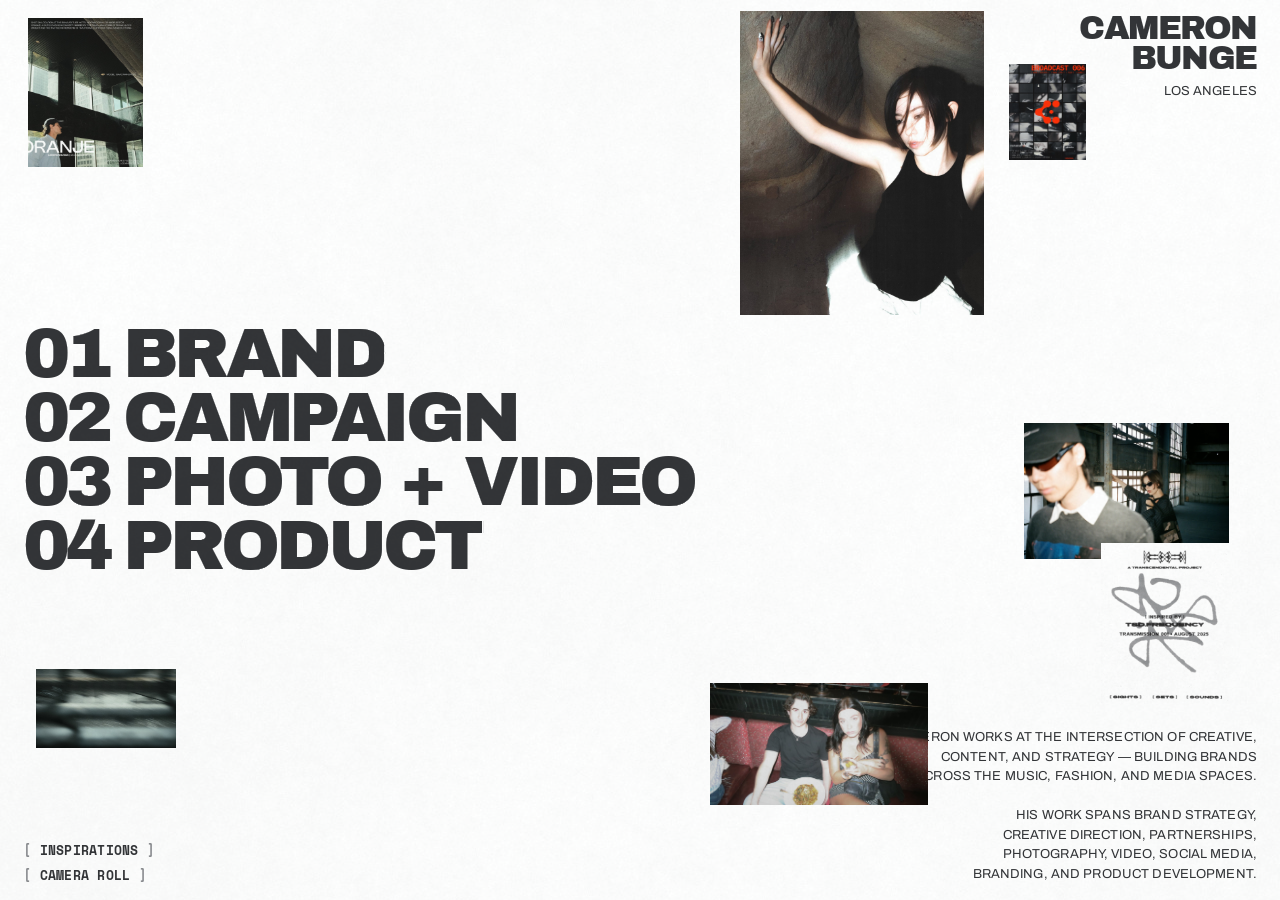
<file: index.html>
<!doctype html>
<html lang="en">
<head>
<meta charset="utf-8">
<meta name="viewport" content="width=device-width, initial-scale=1">
<title>Cameron Bunge</title>
<link rel="preconnect" href="https://fonts.googleapis.com">
<link rel="stylesheet" href="https://fonts.googleapis.com/css2?family=Archivo+Black&family=Archivo:wdth,wght@62..125,100..900&family=Space+Mono:wght@400;700&display=swap">
<link rel="stylesheet" href="css/about.css">
<link rel="stylesheet" href="css/paper.css">
<style>
  /* HOME — locked 10/10/2026. One screen, no scroll. Name heavy top-right (contact lives in About). The four offerings huge, four lines,
     on the true vertical center; their fill is a background clipped to the letterforms, black with white rectangles that follow the images,
     so the type turns white wherever it crosses a photograph. Seven images at natural proportions scattered across the white space,
     placed by hand and locked there. Bio bottom-right, right-aligned. */
  :root {
    --bg: #FFFFFF;
    --ink: #111111;
    --muted: #8A8A8A;
    --pale: #C9C9C9;
    --cell: #F0F0F0;
    --display: "Archivo", "Helvetica Neue", Helvetica, Arial, sans-serif;
    --black: "Archivo Black", "Arial Black", "Helvetica Neue", Helvetica, Arial, sans-serif;   /* stand-in for the Neue Haas Grotesk Black of the 032c logotype */
    --mono: "Space Mono", "Courier New", monospace;
    --gutter: clamp(16px, 1.8vw, 32px);
    --cap: min(5.55vw, 9.75vh);   /* size of the offerings before fitting to width (three quarters of the first cut, 10/11) */
    color-scheme: light;
  }
  * { box-sizing: border-box; }
  html, body { height: 100%; }
  body { margin: 0; background: var(--bg); color: var(--ink); font-family: var(--display); font-stretch: 100%; font-size: 13px; line-height: 1.4; -webkit-font-smoothing: antialiased; overflow: hidden; }
  a { color: inherit; text-decoration: none; }
  a:focus-visible { outline: 1px solid var(--ink); outline-offset: 3px; }
  .mono { font-family: var(--mono); font-weight: 700; }

  .screen { position: relative; height: 100%; padding-inline: var(--gutter); padding-block: 14px 16px; display: grid; grid-template-rows: auto minmax(0, 1fr) auto; gap: 12px; }
  .screen > .top { position: relative; z-index: 6; pointer-events: none; }
  .screen > .center, .screen > .bioRow { position: relative; z-index: 2; pointer-events: none; }
  .screen a { pointer-events: auto; }

  .top { grid-row: 1; display: flex; justify-content: flex-end; }
  .mark { text-align: right; }
  .mark h1 { margin: 0; font-family: var(--black); font-weight: 400; font-size: clamp(22px, 2.6vw, 40px); letter-spacing: -0.045em; line-height: 0.9; text-transform: uppercase; }

  /* the offerings: huge, above the images, painted black with white where an image sits beneath */
  .screen > .center { position: absolute; left: var(--gutter); top: 50%; transform: translateY(-50%); z-index: 4; }
  .center ol { list-style: none; margin: 0; padding: 0; display: grid; gap: 0; font-family: var(--black); font-weight: 400; font-size: var(--fs, var(--cap)); line-height: 0.9; letter-spacing: -0.05em; text-transform: uppercase; }
  /* each line carries its own fill (black, with white rectangles painted from script where a picture sits beneath), so a line can fade on its own */
  .center ol a { display: inline-flex; align-items: baseline; white-space: nowrap; color: transparent; -webkit-text-fill-color: transparent; -webkit-background-clip: text; background-clip: text; background-color: var(--ink); background-repeat: no-repeat; }
  .center ol .n { margin-right: 0.18em; font-variant-numeric: tabular-nums; transition: opacity .18s ease; }

  .bioRow { grid-row: 3; display: grid; grid-template-columns: repeat(10, minmax(0, 1fr)); gap: 6px; }
  .bioCol { grid-column: 8 / 11; }
  .bio + .bio { margin-top: 1.5em; }
  .bio { margin: 0; font-size: 13px; line-height: 1.5; font-weight: 400; letter-spacing: 0.01em; text-transform: uppercase; text-align: right; text-wrap: balance; }   /* the face of the city line and the section copy */
  /* INSPIRATIONS and CAMERA ROLL: the small brackets of the About sheet, in the same place here (about.js draws them; about.css places them) */

  /* hover modes for the list: PLAIN (nothing moves) and DIM OTHERS (the other three lines go pale while one is under the pointer, as the names
     do on a section page; the hovered line itself does not change, and under vellum it stays behind the paper) */
  .center ol li { transition: opacity .22s ease; }
  body[data-hover="dim"] .center ol.hot li:not(.hot) { opacity: .22; }

  /* review control — not part of the design */
  .switch { position: fixed; left: 50%; top: 12px; transform: translateX(-50%); z-index: 50; display: flex; flex-wrap: nowrap; justify-content: center; gap: 2px; font-family: var(--mono); font-weight: 700; font-size: 10px; letter-spacing: 0.02em; }   /* top centre, as on the Photo + Video page, leaving the corners to the design */
  .switch button { all: unset; cursor: pointer; padding: 4px 7px; background: var(--bg); color: var(--muted); border: 1px solid var(--pale); }
  .switch button[aria-pressed="true"] { color: var(--bg); background: var(--ink); border-color: var(--ink); }
  .switch .sep { width: 10px; }
  .switch .tool { padding: 4px 7px; color: var(--muted); border: 1px dashed var(--pale); }
  .switch .tool.on { color: var(--ink); }
  .switch.min > :not(.toggle) { display: none; }
  .switch .toggle { padding: 4px 7px; color: var(--muted); border: 1px solid transparent; }
  .switch .toggle:hover { color: var(--ink); }
  .switch .b { color: var(--pale); }
  @media (max-width: 900px) { .switch { position: static; transform: none; flex-wrap: wrap; padding: 12px 0; } }

  /* the field: images placed by hand across the whole screen */
  .field { position: absolute; inset: 0; z-index: 1; transition: opacity .14s ease; }
  .field.swap { opacity: 0; }
  .pic { position: absolute; left: var(--x); top: var(--y); width: var(--w); display: block; overflow: hidden; background: var(--cell);
         user-select: none; -webkit-user-drag: none; cursor: grab; touch-action: none; }   /* grab: the placing tool below */
  .pic.held { cursor: grabbing; }
  .pic img { display: block; width: 100%; height: 100%; object-fit: cover; pointer-events: none; -webkit-user-drag: none; }
  /* the label: white type straight on the picture (a faint shadow so it holds on a bright frame); the picture itself does not change */
  .pic .tag { position: absolute; left: 8px; bottom: 7px; max-width: calc(100% - 16px); color: #fff; text-shadow: 0 0 6px rgba(0, 0, 0, .35); font-size: 10px; font-weight: 700; text-transform: uppercase; display: flex; gap: 5px; align-items: baseline; opacity: 0; transform: translateY(8px); transition: opacity .25s ease, transform .25s ease; }
  .pic .tag .n { color: rgba(255, 255, 255, .7); }
  .pic img { transition: filter .25s ease; }
  .pic .tag b { overflow: hidden; text-overflow: ellipsis; white-space: nowrap; }
  .keep { text-transform: none; }
  .pic:hover .tag, .pic:focus-visible .tag { opacity: 1; transform: translateY(0); }
  /* the placing tool's corner grip: drag it to size the picture (review only) */
  .pic .grip { position: absolute; right: 0; bottom: 0; width: 16px; height: 16px; cursor: nwse-resize; opacity: 0; background: linear-gradient(135deg, transparent 50%, #fff 50%); transition: opacity .2s ease; }
  .pic:hover .grip, .pic.held .grip { opacity: .9; }

  /* places: seven, --x/--y in % of the screen, --w capped by both width and height so the composition holds on wide and tall screens.
     Which picture takes which place is chosen in the sort tool (HOME tab); a picture keeps its own proportions. */
  .p1 { --x: 58%;  --y: 20%; --w: min(19vw, 30.7vh); }   /* big, right-middle */
  .p2 { --x: 80%;  --y: 47%; --w: min(16vw, 24vh);   }   /* far right, lower */
  .p3 { --x: 2.2%; --y: 2%;  --w: min(9vw, 13.6vh);  }   /* small, top-left corner */
  .p4 { --x: 5%;   --y: 70%; --w: min(11vw, 16.7vh); }   /* bottom-left */
  .p5 { --x: 26%;  --y: 80%; --w: min(10vw, 15vh);   }   /* small, bottom, left of center */
  .p6 { --x: 66%;  --y: 3%;  --w: min(6vw, 9.3vh);   }   /* tiny, top, left of the name */
  .p7 { --x: 45%;  --y: 71%; --w: min(17vw, 25vh);   }   /* bottom center */

  @media (max-width: 900px) {
    html, body { height: auto; }
    body { overflow: auto; }
    .screen { height: auto; min-height: 100%; gap: 40px; }
    .screen > .top, .screen > .center, .screen > .bioRow { pointer-events: auto; }
    .top { justify-content: flex-start; }
    .mark { text-align: left; }
    .screen > .center { position: static; transform: none; padding-block: 24px; }
    .center ol { font-size: 12vw; }
    .center ol a { color: var(--ink); -webkit-text-fill-color: var(--ink); background: none; }
    .bioRow { grid-template-columns: 1fr; }
    .bio { grid-column: auto; max-width: 36ch; text-align: left; }
    .field { position: static; display: grid; grid-template-columns: repeat(2, minmax(0, 1fr)); gap: 8px; align-items: start; }
    .pic { position: static; width: auto; }
    .pic .tag { opacity: 1; transform: none; }
    .p1, .p4, .p6 { grid-row: span 2; }
  }
  @media (prefers-reduced-motion: reduce) { .pic .tag { transition: none; } }
</style>
<link rel="stylesheet" href="css/phone.css">
</head>
<body data-hover="dim" data-paper="vellum" data-struct="b">
<div class="screen">
  <header class="top">
    <div class="mark">
      <a href="#about" data-about><h1>Cameron<br>Bunge</h1></a>
      <div class="under"><span class="city">Los Angeles</span></div>
    </div>
  </header>

  <main class="center">
    <ol id="list"></ol>
  </main>

  <div class="bioRow">
    <div class="bioCol">
      <p class="bio">Cameron works at the intersection of creative, content, and strategy — building brands across the music, fashion, and media spaces.</p>
      <p class="bio">His work spans brand strategy, creative direction, partnerships, photography, video, social media, branding, and product development.</p>
    </div>
  </div>

  <nav class="field" id="field" aria-label="Selected work"></nav>
</div>

<div class="paper" aria-hidden="true"></div>

<div class="switch" role="group" aria-label="Review controls">
  <span class="tool" id="place">DRAG A PICTURE TO PLACE IT · ITS CORNER TO SIZE IT</span>
  <button id="placeReset" type="button">RESET</button>
  <a class="tool" href="hub.html#home">MEDIA HUB →</a>
</div>

<script src="js/data.js"></script>
<script>document.write('<script src="js/content.js?v=' + Math.floor(Date.now() / 6e4) + '"><\/script>');</script>
<script src="js/store.js"></script>
<script>
(function () {
  var S = window.SITE, screen = document.querySelector('.screen'), ready = false;
  var ol = document.getElementById('list'), lines = [], items = [];
  var field = document.getElementById('field'), pics = [];
  /* the structure under review (I / K): which sections the home list shows, and which section each picture's label names */
  function struct() { return S.structures.b; }   /* locked 10/11 */
  function sectionOf(workingId) { return struct().pillars.filter(function (p) { return p.from.indexOf(workingId) !== -1; })[0]; }
  function renderList() {
    ol.innerHTML = struct().pillars.filter(function (p) { return p.n; }).map(function (p) {
      return '<li data-id="' + p.id + '"><a href="' + p.file + '"><span class="n">' + p.n + '</span><span class="w">' + p.name + '</span></a></li>';
    }).join('');
    lines = Array.prototype.slice.call(ol.querySelectorAll('li > a')); items = Array.prototype.slice.call(ol.children);
    items.forEach(function (li) { li.addEventListener('pointerenter', function () { spread(li); }); });
    fit();
  }
  /* the pictures: one per project, in the seven places. SITE.home is the default; the sort tool (HOME tab) saves another to the database. */
  var HOME = S.home;
  /* where a picture lives on the site: its page, section number and name, for the link and the label */
  function whereIs(src) {
    var hit = null;
    S.projects.some(function (p) { if (p.imgs.some(function (m) { return m.src === src; })) { var pl = sectionOf(p.pillars[0]) || S.pillars[0]; hit = { href: pl.file + '#' + p.id, n: pl.n, name: p.name, lc: p.lc }; return true; } });
    if (!hit) S.photo.some(function (c) { if (c.groups.some(function (g) { return g.imgs.some(function (m) { return m.src === src; }); })) { var ph = sectionOf('photo'); hit = { href: ph.file + '#' + c.id, n: ph.n, name: c.name, lc: c.lc }; return true; } });
    return hit || { href: 'index.html', n: '', name: '' };
  }
  var current = HOME;
  function renderField(list, transient) {
    if (!transient) current = list;
    field.innerHTML = list.slice(0, 7).map(function (src, i) {
      var w = whereIs(src);
      return '<a class="pic p' + (i + 1) + '" href="' + w.href + '"><img src="' + src + '" alt="' + w.name + '" draggable="false"><span class="tag">' + (w.n ? '<span class="n">' + w.n + '</span>' : '') + '<b' + (w.lc ? ' class="keep"' : '') + '>' + w.name + '</b></span><span class="grip" aria-hidden="true"></span></a>';
    }).join('');
    pics = Array.prototype.slice.call(field.querySelectorAll('.pic'));
    pics.forEach(function (el) {
      var img = el.querySelector('img');
      function ratio() { if (img.naturalWidth) { el.style.aspectRatio = img.naturalWidth + ' / ' + img.naturalHeight; paint(); } }
      img.addEventListener('load', ratio); ratio();
      placeable(el);
    });
    applyLayout();
  }
  var desktop = function () { return window.matchMedia('(min-width: 901px)').matches; };

  /* fit: start at the cap, shrink only if the widest line would pass the right gutter */
  function fit() {
    if (!desktop()) { screen.style.removeProperty('--fs'); return; }
    screen.style.setProperty('--fs', 'var(--cap)');
    var cap = parseFloat(getComputedStyle(ol).fontSize);
    var gutter = parseFloat(getComputedStyle(screen).paddingLeft);
    var avail = window.innerWidth - gutter * 2, widest = 0;
    Array.prototype.forEach.call(ol.children, function (li) { widest = Math.max(widest, li.getBoundingClientRect().right - gutter); });
    if (widest > avail) screen.style.setProperty('--fs', (cap * avail / widest).toFixed(2) + 'px');
    if (typeof paint === 'function') paint();
  }
  window.addEventListener('resize', fit);
  if (document.fonts && document.fonts.ready) document.fonts.ready.then(fit);
  fit();

  /* paint: white rectangles in the text fill wherever an image sits under the list */
  function paintOne(el, none) {
    if (none) { el.style.backgroundImage = 'none'; return; }
    var o = el.getBoundingClientRect(), img = [], size = [], pos = [];
    pics.forEach(function (p) {
      var r = p.getBoundingClientRect();
      if (r.right < o.left || r.left > o.right || r.bottom < o.top || r.top > o.bottom) return;
      img.push('linear-gradient(#fff,#fff)');
      size.push(r.width.toFixed(1) + 'px ' + r.height.toFixed(1) + 'px');
      pos.push((r.left - o.left).toFixed(1) + 'px ' + (r.top - o.top).toFixed(1) + 'px');
    });
    el.style.backgroundImage = img.length ? img.join(',') : 'none';
    el.style.backgroundSize = size.join(',');
    el.style.backgroundPosition = pos.join(',');
  }
  function paint() {
    /* with the pictures printed on top of the words (plain VELLUM) nothing turns white */
    var top = (document.body.getAttribute('data-paper') || 'clean') === 'vellum' || !desktop();
    lines.forEach(function (a) { paintOne(a, top); });
  }

  /* hover: the line under the pointer holds, the other lines go pale (see the CSS), and the pictures swap for that section's highlights
     (SITE.homeHover, or the sort tool's lists); they come back when the pointer leaves the list */
  var hover = S.homeHover || {}, showing = 'home', swapTimer = null;
  function swapTo(list, key) {
    if (showing === key) return; showing = key;
    if (swapTimer) clearTimeout(swapTimer);
    field.classList.add('swap');
    swapTimer = setTimeout(function () { renderField(list, true); field.classList.remove('swap'); swapTimer = null; }, 140);
  }
  function spread(li) {
    if (!desktop() || (document.body.getAttribute('data-hover') || 'plain') !== 'dim') return;
    ol.classList.add('hot'); items.forEach(function (x) { x.classList.toggle('hot', x === li); });
    var id = li.getAttribute('data-id'), list = hover[id];
    if (list && list.length) swapTo(list, id);
  }
  function gather() { ol.classList.remove('hot'); items.forEach(function (x) { x.classList.remove('hot'); }); if (showing !== 'home') swapTo(current, 'home'); }
  ol.addEventListener('pointerleave', gather);

  /* review switcher: each button sets one attribute on <body>; number keys press the matching button. Folded to [ REVIEW ] until opened. */
  var strip = document.querySelector('.switch');
  var tog = document.createElement('button'); tog.type = 'button'; tog.className = 'toggle'; tog.innerHTML = '<span class="b">[</span> REVIEW <span class="b">]</span>';
  strip.insertBefore(tog, strip.firstChild);
  var openSaved = null; try { openSaved = localStorage.getItem('cb2-strip'); } catch (e) {}
  strip.classList.toggle('min', openSaved !== 'open');
  tog.addEventListener('click', function () { strip.classList.toggle('min'); try { localStorage.setItem('cb2-strip', strip.classList.contains('min') ? 'min' : 'open'); } catch (e) {} });
  var buttons = Array.prototype.slice.call(document.querySelectorAll('.switch button[data-group]'));
  function setGroup(group, value) {
    document.body.setAttribute('data-' + group, value);
    buttons.forEach(function (b) { if (b.getAttribute('data-group') === group) b.setAttribute('aria-pressed', b.getAttribute('data-value') === value ? 'true' : 'false'); });
    try { localStorage.setItem(group === 'struct' ? 'cb-struct' : 'cb-home-' + group, value); } catch (e) {}
    if (group === 'hover') gather();
    if (group === 'paper') paint();
    if (group === 'struct' && ready) { renderList(); renderField(current); }
  }
  buttons.forEach(function (b) { b.addEventListener('click', function () { setGroup(b.getAttribute('data-group'), b.getAttribute('data-value')); }); });
  document.addEventListener('keydown', function (e) {
    if (e.metaKey || e.ctrlKey || e.altKey) return;
    var k = e.key.toUpperCase();
    buttons.forEach(function (b) { if (b.getAttribute('data-key') === k) setGroup(b.getAttribute('data-group'), b.getAttribute('data-value')); });
  });
  [].forEach(function (group) {   /* every option on home is locked (10/11); the body attributes carry them. The INSPIRATIONS / CAMERA ROLL placement is about.js's (keys 1–2). */
    var saved = null; try { saved = localStorage.getItem(group === 'struct' ? 'cb-struct' : 'cb-home-' + group); } catch (e) {}
    var ok = buttons.filter(function (b) { return b.getAttribute('data-group') === group; });
    var preset = document.body.getAttribute('data-' + group);
    var hit = ok.filter(function (b) { return b.getAttribute('data-value') === saved; })[0] || ok.filter(function (b) { return b.getAttribute('data-value') === preset; })[0] || ok[0];
    setGroup(group, hit.getAttribute('data-value'));
  });

  /* the pictures are locked in place (10/11): no drift. They can still be dragged, and sized by their corner — that is the placing tool: each
     drop saves the picture's position (as % of the screen) and width (as vw) to the artifact's database, where the layout is read from on the
     next open, and from where Claude writes it into the stylesheet. */
  paint();
  var resizing = null;
  window.addEventListener('resize', function () { paint(); if (resizing) clearTimeout(resizing); resizing = setTimeout(paint, 120); });
  if (document.fonts && document.fonts.ready) document.fonts.ready.then(paint);
  window.addEventListener('load', paint);

  var placeEl = document.getElementById('place'), db = null, saveTimer = null, layout = {};
  function note(t, on) { placeEl.textContent = t; placeEl.classList.toggle('on', !!on); }
  function key(el) { return (el.className.match(/\bp\d+\b/) || [''])[0]; }
  function applyLayout() {
    pics.forEach(function (el) {
      var k = key(el), v = layout[k] || {};
      ['x', 'y', 'w'].forEach(function (p) { if (v[p]) el.style.setProperty('--' + p, v[p]); else el.style.removeProperty('--' + p); });
    });
    paint();
  }
  function remember(el) { var k = key(el), v = layout[k] || {}; ['x', 'y', 'w'].forEach(function (p) { var s = el.style.getPropertyValue('--' + p); if (s) v[p] = s; }); layout[k] = v; }
  function save() {
    if (!db) { note('NOT SAVED: CONNECT GITHUB IN THE HUB'); return; }
    note('…'); if (saveTimer) clearTimeout(saveTimer);
    saveTimer = setTimeout(function () { db.doc('layout/home').set({ pics: layout, savedAt: new Date().toISOString() }).then(function () { note('PLACED · PUBLISH TO MAKE IT LIVE', true); }, function () { note('NOT SAVED'); }); }, 500);
  }
  function placeable(el) {
    var sx, sy, ox, oy, ow, moved = false, active = false, sizing = false;
    el.addEventListener('pointerdown', function (e) {
      if (!desktop() || e.button !== 0 || !(window.SITE_STORE && SITE_STORE.canWrite())) return;   /* placing: the writer only (a GitHub token in this browser) */
      var r = el.getBoundingClientRect(), f = field.getBoundingClientRect();
      active = true; moved = false; sizing = !!e.target.closest('.grip');
      sx = e.clientX; sy = e.clientY; ox = r.left - f.left; oy = r.top - f.top; ow = r.width;
      el.setPointerCapture(e.pointerId); el.classList.add('held');
    });
    el.addEventListener('pointermove', function (e) {
      if (!active) return;
      var dx = e.clientX - sx, dy = e.clientY - sy, f = field.getBoundingClientRect();
      if (Math.abs(dx) + Math.abs(dy) > 4) moved = true;
      if (sizing) {
        /* the corner grip: the width follows the pointer, the height follows the picture's own proportions; kept as a share of the screen width */
        var w = Math.max(40, ow + dx);
        el.style.setProperty('--w', (w / window.innerWidth * 100).toFixed(2) + 'vw');
      } else {
        el.style.setProperty('--x', ((ox + dx) / f.width * 100).toFixed(2) + '%');
        el.style.setProperty('--y', ((oy + dy) / f.height * 100).toFixed(2) + '%');
      }
      paint();
    });
    function drop(e) {
      if (!active) return; active = false; el.classList.remove('held');
      try { el.releasePointerCapture(e.pointerId); } catch (err) {}
      if (moved) { remember(el); save(); }
    }
    el.addEventListener('pointerup', drop); el.addEventListener('pointercancel', drop);
    el.addEventListener('click', function (e) { if (moved) { e.preventDefault(); moved = false; } });
  }
  ready = true;
  renderList(); renderField(HOME);
  window.addEventListener('load', function () { Object.keys(hover).forEach(function (k) { (hover[k] || []).forEach(function (src) { var im = new Image(); im.src = src; }); }); });
  document.getElementById('placeReset').addEventListener('click', function () { layout = {}; applyLayout(); if (db) db.doc('layout/home').set({ pics: {}, savedAt: new Date().toISOString() }).then(function () { note('RESET TO THE STYLESHEET', true); }); });
  window.SITE_DB && SITE_DB.then(function (d) {
    db = d; if (!db) { note('PLACING NOT SAVED HERE (READ-ONLY)'); return; }
    /* the chosen pictures (hub, HOME tab), then their places — from the store (js/content.js) */
    return Promise.all([db.doc('sort/home').get(), db.doc('sort/removed').get()]).then(function (r) {
      var snap = r[0], rv = r[1].exists ? r[1].data() : null, gone = {}; (rv && rv.srcs || []).forEach(function (s) { gone[s] = 1; });   /* removed in the media hub */
      var keep = function (list) { return list.filter(function (s) { return !gone[s]; }); };
      var v = snap.exists ? snap.data() : null, gs = v && v.cats && v.cats[0] && v.cats[0].groups || [];
      gs.forEach(function (g, i) {
        var id = g.id || (i === 0 ? 'home' : null); if (!id || !g.imgs) return;
        if (id === 'home') { if (g.imgs.length) renderField(keep(g.imgs)); } else hover[id] = keep(g.imgs);
      });
      if (!gs.length && Object.keys(gone).length) renderField(keep(HOME));
      return db.doc('layout/home').get();
    }).then(function (snap) { var v = snap.exists ? snap.data() : null; if (v && v.pics) { layout = v.pics; applyLayout(); note(Object.keys(layout).length ? 'PLACED ' + new Date(v.savedAt).toLocaleString() : 'DRAG A PICTURE TO PLACE IT · ITS CORNER TO SIZE IT', true); } });
  }).catch(function () { note('PLACING NOT SAVED HERE'); });
})();
</script>

<script src="js/about.js"></script>
</body>
</html>
</file>
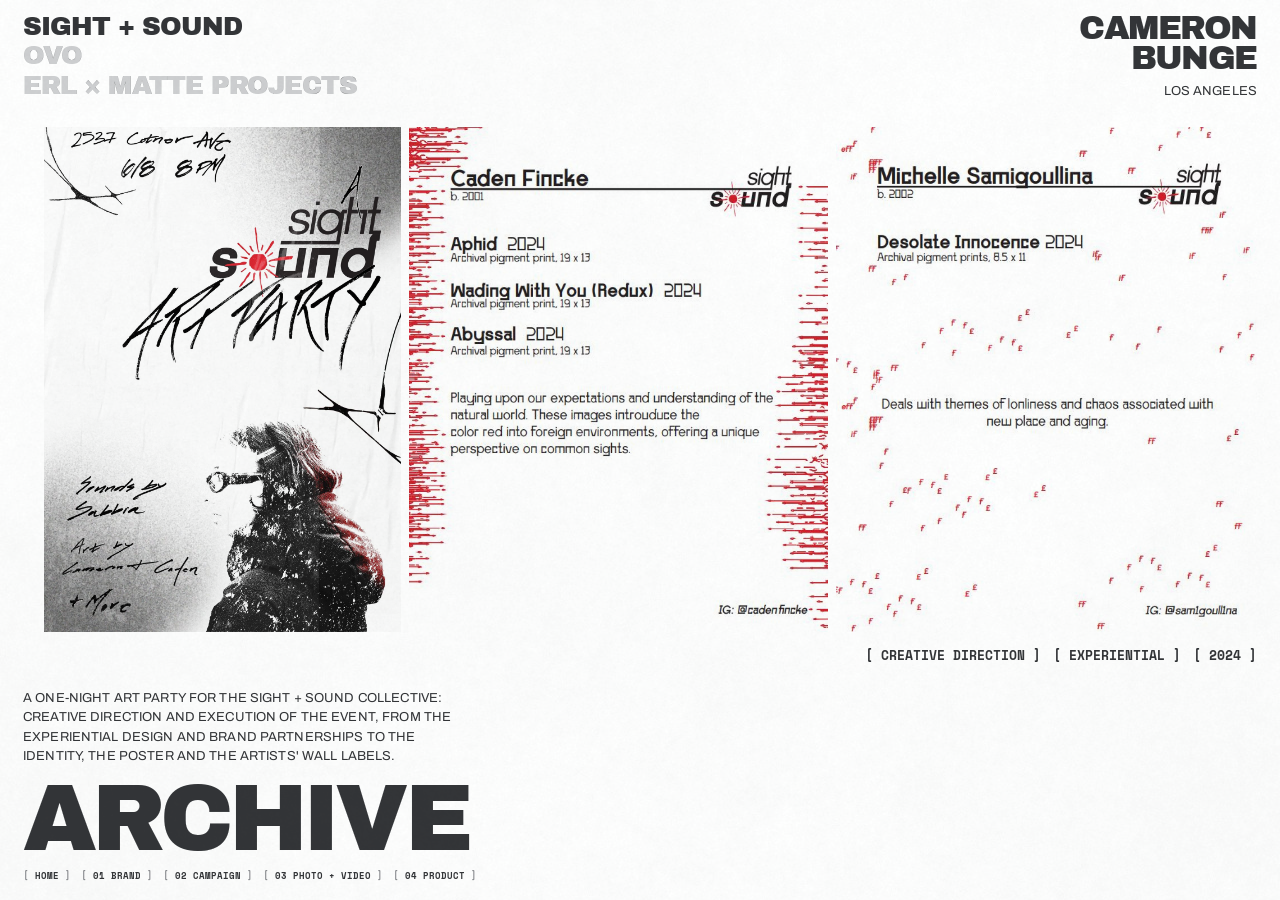
<file: archive.html>
<!doctype html>
<html lang="en">
<head>
<meta charset="utf-8">
<meta name="viewport" content="width=device-width, initial-scale=1">
<title>Archive — Cameron Bunge</title>
<link rel="preconnect" href="https://fonts.googleapis.com">
<link rel="stylesheet" href="https://fonts.googleapis.com/css2?family=Archivo+Black&family=Archivo:wdth,wght@62..125,100..900&family=Space+Mono:wght@400;700&display=swap">
<link rel="stylesheet" href="css/site.css">
<link rel="stylesheet" href="css/about.css">
<link rel="stylesheet" href="css/paper.css">
<link rel="stylesheet" href="css/phone.css">
</head>
<body data-pillar="archive" class="pillar" data-struct="b" data-hover="dim" data-align="right" data-sheetw="100" data-paper="vellum" data-copy="light-left">

<header class="mark">
  <a href="#about" data-about><h1>Cameron<br>Bunge</h1></a>
  <div class="under"><span class="city">Los Angeles</span></div>
</header>

<main class="page">
  <h2 class="ttl"><span class="w">Archive</span></h2>
  <ol class="line" id="line"></ol>
  <div class="pane" aria-live="polite">
    <div id="sets"></div>
    <div id="txts"></div>
  </div>
</main>

<nav class="pillars" id="pillars" aria-label="Other sections"></nav>

<div class="paper" aria-hidden="true"></div>

<div class="switch" role="group" aria-label="Review controls">
  <a class="tool" href="hub.html#archive">MEDIA HUB →</a>
</div>

<script src="js/data.js"></script>
<script>document.write('<script src="js/content.js?v=' + Math.floor(Date.now() / 6e4) + '"><\/script>');</script>
<script src="js/store.js"></script>
<script src="js/pillar.js"></script>
<script src="js/about.js"></script>
</body>
</html>
</file>
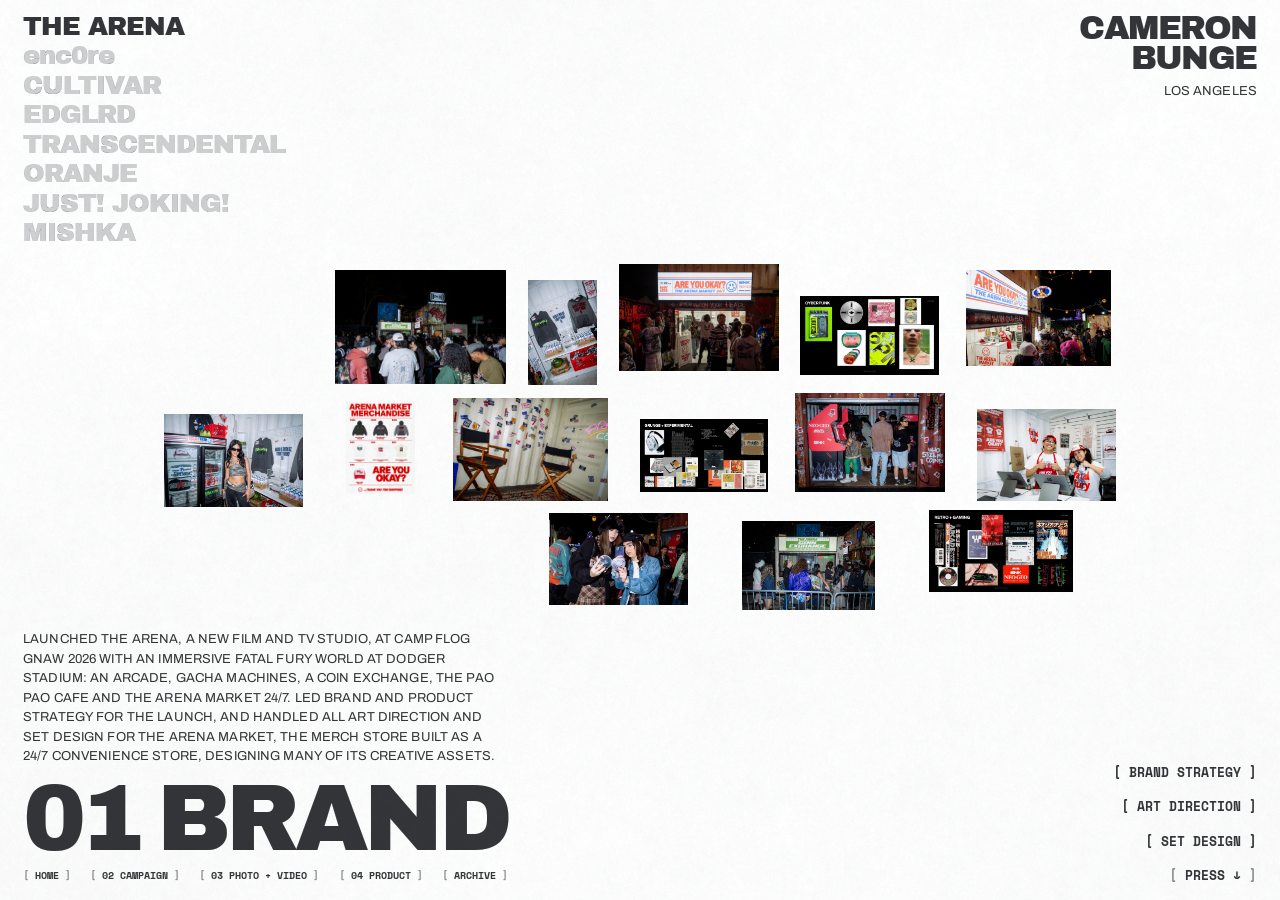
<file: brand.html>
<!doctype html>
<html lang="en">
<head>
<meta charset="utf-8">
<meta name="viewport" content="width=device-width, initial-scale=1">
<title>01 Brand — Cameron Bunge</title>
<link rel="preconnect" href="https://fonts.googleapis.com">
<link rel="stylesheet" href="https://fonts.googleapis.com/css2?family=Archivo+Black&family=Archivo:wdth,wght@62..125,100..900&family=Space+Mono:wght@400;700&display=swap">
<link rel="stylesheet" href="css/site.css">
<link rel="stylesheet" href="css/about.css">
<link rel="stylesheet" href="css/paper.css">
<link rel="stylesheet" href="css/phone.css">
</head>
<body data-pillar="brand" class="pillar" data-struct="b" data-hover="dim" data-align="right" data-sheetw="100" data-paper="vellum" data-copy="light-left">

<header class="mark">
  <a href="#about" data-about><h1>Cameron<br>Bunge</h1></a>
  <div class="under"><span class="city">Los Angeles</span></div>
</header>

<main class="page">
  <h2 class="ttl"><span class="n">01</span><span class="w">Brand</span></h2>
  <ol class="line" id="line"></ol>
  <div class="pane" aria-live="polite">
    <div id="sets"></div>
    <div id="txts"></div>
  </div>
</main>

<nav class="pillars" id="pillars" aria-label="Other sections"></nav>

<div class="paper" aria-hidden="true"></div>

<div class="switch" role="group" aria-label="Review controls">
  <a class="tool" href="hub.html#brand">MEDIA HUB →</a>
</div>

<script src="js/data.js"></script>
<script>document.write('<script src="js/content.js?v=' + Math.floor(Date.now() / 6e4) + '"><\/script>');</script>
<script src="js/store.js"></script>
<script src="js/pillar.js"></script>
<script src="js/about.js"></script>
<script src="js/mishka3d.js"></script>
</body>
</html>
</file>
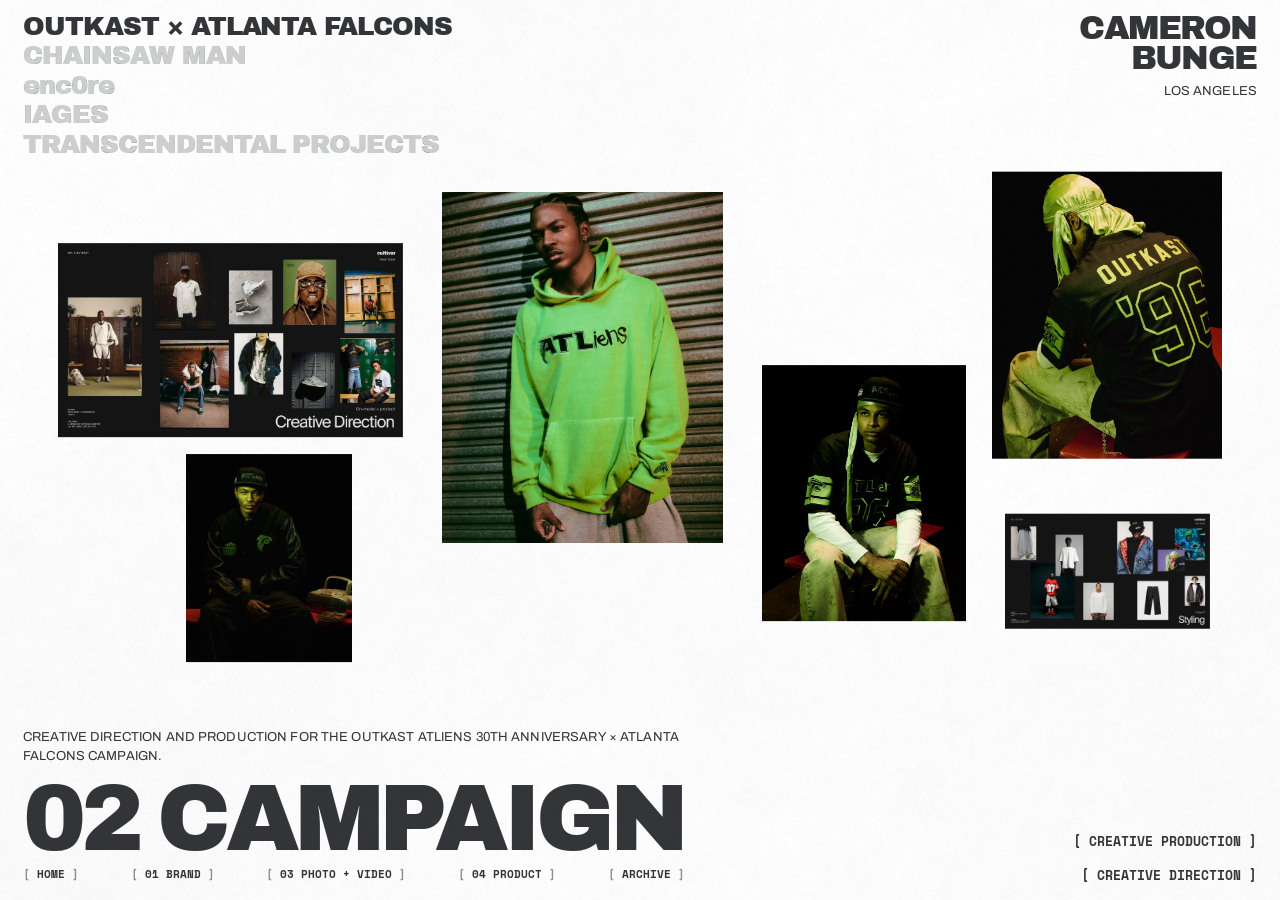
<file: direction.html>
<!doctype html>
<html lang="en">
<head>
<meta charset="utf-8">
<meta name="viewport" content="width=device-width, initial-scale=1">
<title>02 Direction — Cameron Bunge</title>
<link rel="preconnect" href="https://fonts.googleapis.com">
<link rel="stylesheet" href="https://fonts.googleapis.com/css2?family=Archivo+Black&family=Archivo:wdth,wght@62..125,100..900&family=Space+Mono:wght@400;700&display=swap">
<link rel="stylesheet" href="css/site.css">
<link rel="stylesheet" href="css/about.css">
<link rel="stylesheet" href="css/paper.css">
<link rel="stylesheet" href="css/phone.css">
</head>
<body data-pillar="direction" class="pillar" data-struct="b" data-hover="dim" data-align="right" data-sheetw="100" data-paper="vellum" data-copy="light-left">

<header class="mark">
  <a href="#about" data-about><h1>Cameron<br>Bunge</h1></a>
  <div class="under"><span class="city">Los Angeles</span></div>
</header>

<main class="page">
  <h2 class="ttl"><span class="n">02</span><span class="w">Direction</span></h2>
  <ol class="line" id="line"></ol>
  <div class="pane" aria-live="polite">
    <div id="sets"></div>
    <div id="txts"></div>
  </div>
</main>

<nav class="pillars" id="pillars" aria-label="Other sections"></nav>

<div class="paper" aria-hidden="true"></div>

<div class="switch" role="group" aria-label="Review controls">
  <a class="tool" href="hub.html#campaign">MEDIA HUB →</a>
</div>

<script src="js/data.js"></script>
<script>document.write('<script src="js/content.js?v=' + Math.floor(Date.now() / 6e4) + '"><\/script>');</script>
<script src="js/store.js"></script>
<script src="js/pillar.js"></script>
<script src="js/about.js"></script>
</body>
</html>
</file>
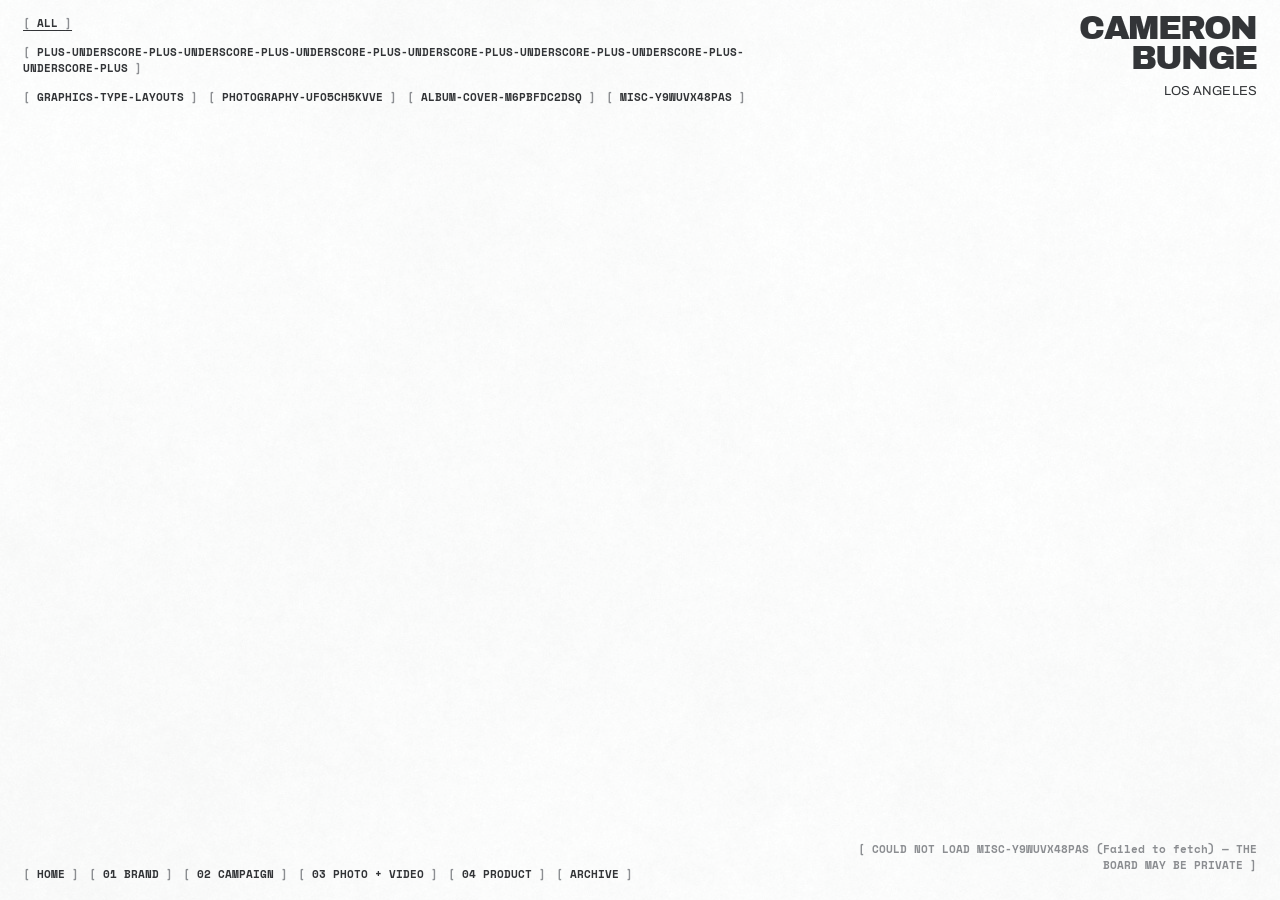
<file: inspo.html>
<!doctype html>
<html lang="en">
<head>
<meta charset="utf-8">
<meta name="viewport" content="width=device-width, initial-scale=1">
<title>Inspirations — Cameron Bunge</title>
<link rel="preconnect" href="https://fonts.googleapis.com">
<link rel="stylesheet" href="https://fonts.googleapis.com/css2?family=Archivo+Black&family=Archivo:wdth,wght@62..125,100..900&family=Space+Mono:wght@400;700&display=swap">
<link rel="stylesheet" href="css/site.css">
<link rel="stylesheet" href="css/about.css">
<link rel="stylesheet" href="css/paper.css">
<style>
  /* INSPIRATIONS — a wall of pictures pulled live from Cameron's Are.na boards (SITE.arena lists them), edge to edge, the name on top. */
  body.inspo { overflow: auto; }
  .wall { columns: 7 160px; column-gap: 4px; padding: 0 4px 60px; margin-top: 0; }
  .wall a { display: block; break-inside: avoid; margin: 0 0 4px; background: var(--cell); }
  .wall img { display: block; width: 100%; height: auto; }
  .wall a:hover img { opacity: .92; }
  .note { position: fixed; right: var(--gutter); bottom: 16px; z-index: 6; font-family: var(--mono); font-weight: 700; font-size: 11px; color: var(--muted); max-width: 60ch; text-align: right; }
  .note .b { color: var(--muted); }
  /* the boards, as brackets top-left: ALL, then one per board; the wall shows the one chosen */
  .boards { position: fixed; left: var(--gutter); top: 14px; z-index: 6; display: flex; flex-wrap: wrap; gap: 10px; max-width: 60vw; font-family: var(--mono); font-weight: 700; font-size: 11px; }
  .boards button { padding: 2px 0; background: var(--bg); }
  .boards button .b { color: var(--muted); }
  .boards button:hover, .boards button[aria-pressed="true"] { text-decoration: underline; text-underline-offset: 3px; }
  .wall { padding-top: 56px; }
  .wall a.off { display: none; }
  .inspo .mark { padding-bottom: 14px; }
  @media (max-width: 900px) { .wall { columns: 3 110px; } }
</style>
<link rel="stylesheet" href="css/phone.css">
</head>
<body class="inspo" data-paper="vellum">

<header class="mark">
  <a href="#about" data-about><h1>Cameron<br>Bunge</h1></a>
  <div class="under"><span class="city">Los Angeles</span></div>
</header>

<nav class="boards" id="boards" aria-label="Boards"></nav>
<main class="wall" id="wall" aria-label="Inspirations"></main>

<nav class="pillars" id="pillars" aria-label="Sections"></nav>
<p class="note" id="note"></p>
<div class="paper" aria-hidden="true"></div>

<script src="js/data.js"></script>
<script>document.write('<script src="js/content.js?v=' + Math.floor(Date.now() / 6e4) + '"><\/script>');</script>
<script src="js/store.js"></script>
<script src="js/about.js"></script>
<script>
(function () {
  var S = window.SITE, wall = document.getElementById('wall'), note = document.getElementById('note');
  var structure = S.structures.b;
  document.getElementById('pillars').innerHTML = [{ n: '', name: 'Home', file: 'index.html' }].concat(structure.pillars).map(function (p) {
    return '<a href="' + p.file + '"><span class="b">[</span> ' + (p.n ? p.n + ' ' : '') + p.name.toUpperCase() + ' <span class="b">]</span></a>';
  }).join('');
  function say(t) { note.innerHTML = '<span class="b">[</span> ' + t + ' <span class="b">]</span>'; }

  var boards = S.arena || [];
  if (!boards.length) { say('NO BOARD YET: ADD AN ARE.NA CHANNEL TO SITE.arena'); return; }

  /* Are.na: every image block of every board, newest first, fetched page by page; a row of brackets picks one board or all */
  var seen = {}, count = 0, boardsEl = document.getElementById('boards'), titles = {}, chosen = 'all';
  function pick(slug) {
    chosen = slug;
    Array.prototype.forEach.call(boardsEl.children, function (b) { b.setAttribute('aria-pressed', b.getAttribute('data-slug') === slug ? 'true' : 'false'); });
    Array.prototype.forEach.call(wall.children, function (a) { a.classList.toggle('off', slug !== 'all' && a.getAttribute('data-board') !== slug); });
  }
  function drawBoards() {
    boardsEl.innerHTML = [{ slug: 'all', title: 'All' }].concat(boards.map(function (s) { return { slug: s, title: titles[s] || s }; })).map(function (b) {
      return '<button type="button" data-slug="' + b.slug + '"><span class="b">[</span> ' + b.title.toUpperCase() + ' <span class="b">]</span></button>';
    }).join('');
    Array.prototype.forEach.call(boardsEl.children, function (b) { b.addEventListener('click', function () { pick(b.getAttribute('data-slug')); }); });
    pick(chosen);
  }
  function add(block, slug) {
    var im = block.image; if (!im) return;
    var src = (im.large && im.large.url) || (im.display && im.display.url) || (im.original && im.original.url); if (!src || seen[src]) return;
    seen[src] = 1; count++;
    var a = document.createElement('a'); a.href = block.source && block.source.url ? block.source.url : ('https://www.are.na/block/' + block.id); a.target = '_blank'; a.rel = 'noopener'; a.setAttribute('data-board', slug);
    if (chosen !== 'all' && chosen !== slug) a.className = 'off';
    var img = document.createElement('img'); img.src = (im.display && im.display.url) || src; img.loading = 'lazy'; img.alt = block.title || '';
    if (im.original && im.original.width && im.original.height) img.style.aspectRatio = im.original.width + ' / ' + im.original.height;
    a.appendChild(img); wall.appendChild(a);
  }
  function load(slug, page) {
    page = page || 1;
    return fetch('https://api.are.na/v2/channels/' + encodeURIComponent(slug) + '?per=100&page=' + page + '&sort=position&direction=desc')
      .then(function (r) { if (!r.ok) throw new Error(r.status); return r.json(); })
      .then(function (j) {
        if (j.title && !titles[slug]) { titles[slug] = String(j.title).trim() || slug; drawBoards(); }
        (j.contents || []).forEach(function (b) { add(b, slug); });
        say(count + ' PICTURES');
        if ((j.contents || []).length === 100) return load(slug, page + 1);
      });
  }
  say('LOADING'); drawBoards();
  var chain = Promise.resolve();
  boards.forEach(function (slug) { chain = chain.then(function () { return load(slug); }).catch(function (e) { say('COULD NOT LOAD ' + slug.toUpperCase() + ' (' + e.message + ') — THE BOARD MAY BE PRIVATE'); }); });
})();
</script>
</body>
</html>
</file>
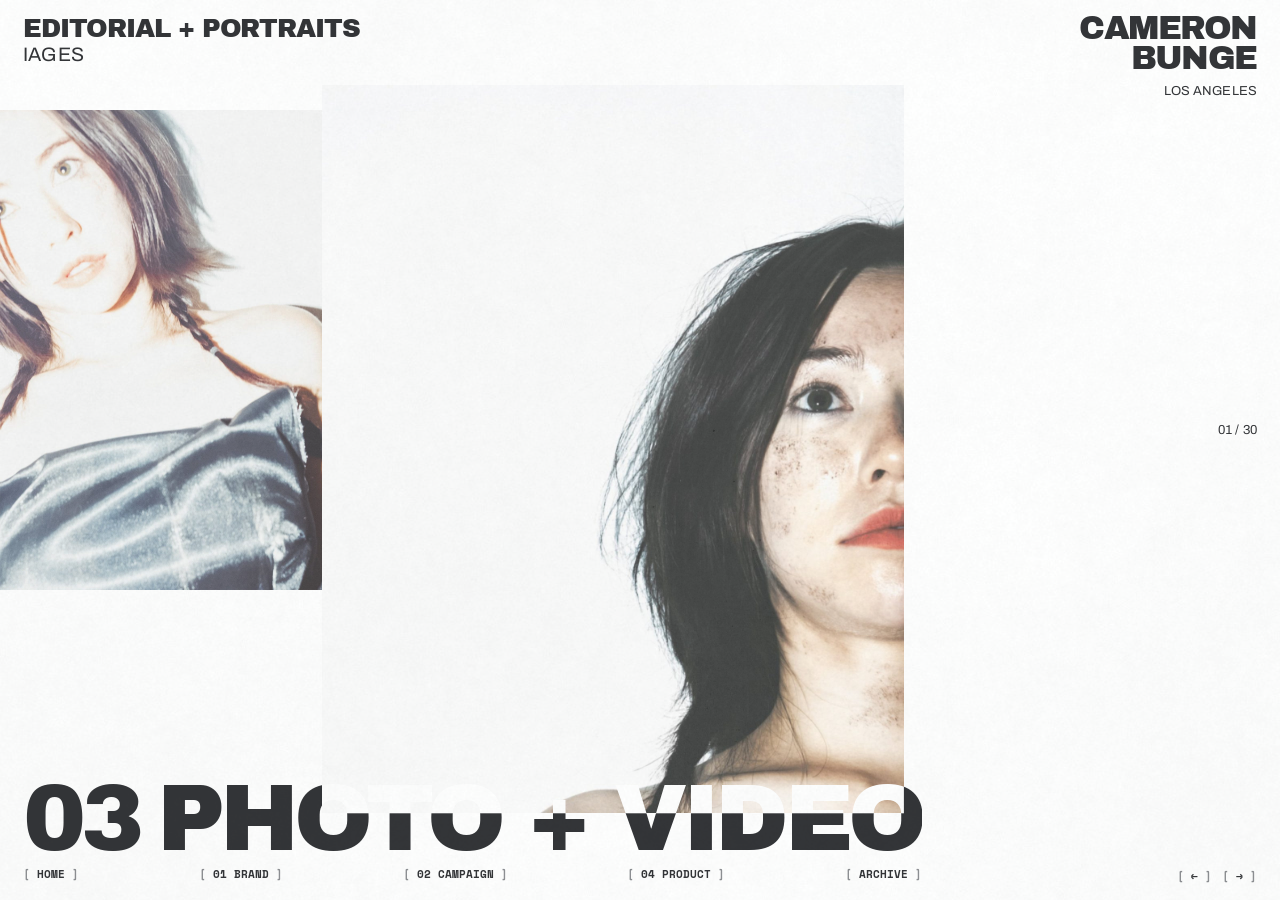
<file: photo.html>
<!doctype html>
<html lang="en">
<head>
<meta charset="utf-8">
<meta name="viewport" content="width=device-width, initial-scale=1">
<title>03 Photo + Video — Cameron Bunge</title>
<link rel="preconnect" href="https://fonts.googleapis.com">
<link rel="stylesheet" href="https://fonts.googleapis.com/css2?family=Archivo+Black&family=Archivo:wdth,wght@62..125,100..900&family=Space+Mono:wght@400;700&display=swap">
<link rel="stylesheet" href="css/site.css">
<link rel="stylesheet" href="css/about.css">
<link rel="stylesheet" href="css/paper.css">
<link rel="stylesheet" href="css/phone.css">
</head>
<body data-pillar="photo" class="seq" data-paper="vellum" data-struct="b">

<header class="mark">
  <a href="#about" data-about><h1>Cameron<br>Bunge</h1></a>
  <div class="under"><span class="city">Los Angeles</span></div>
</header>

<div class="where-l" id="whereL" aria-live="polite"></div>
<div class="where-r" id="whereR"></div>

<main class="stage" id="stage" aria-label="Photo + Video"></main>

<h2 class="ttl"><span class="n">03</span><span class="w">Photo + Video</span></h2>

<div class="arrows">
  <button type="button" id="prev" aria-label="Previous"><span class="b">[</span> ← <span class="b">]</span></button>
  <button type="button" id="next" aria-label="Next"><span class="b">[</span> → <span class="b">]</span></button>
</div>

<nav class="pillars" id="pillars" aria-label="Other sections"></nav>

<div class="paper" aria-hidden="true"></div>

<div class="switch" role="group" aria-label="Review controls">
  <label class="tool">WILD <input type="range" id="wild" min="0" max="100" value="0"> <span id="wildVal">0</span></label>
  <button id="placeShuffle" type="button">RESHUFFLE</button>
  <span class="sep"></span>
  <span class="tool" id="place">DRAG A PICTURE TO PLACE IT · ITS CORNER TO SIZE IT</span>
  <button id="placeKeep" type="button">KEEP FRAME</button>
  <button id="placeReset" type="button">RESET FRAME</button>
  <span class="sep"></span>
  <a class="tool" href="hub.html#photo">MEDIA HUB →</a>
</div>

<script src="js/data.js"></script>
<script>document.write('<script src="js/content.js?v=' + Math.floor(Date.now() / 6e4) + '"><\/script>');</script>
<script src="js/store.js"></script>
<script src="js/pillar.js"></script>
<script src="js/about.js"></script>
<script src="js/seq.js"></script>
</body>
</html>
</file>
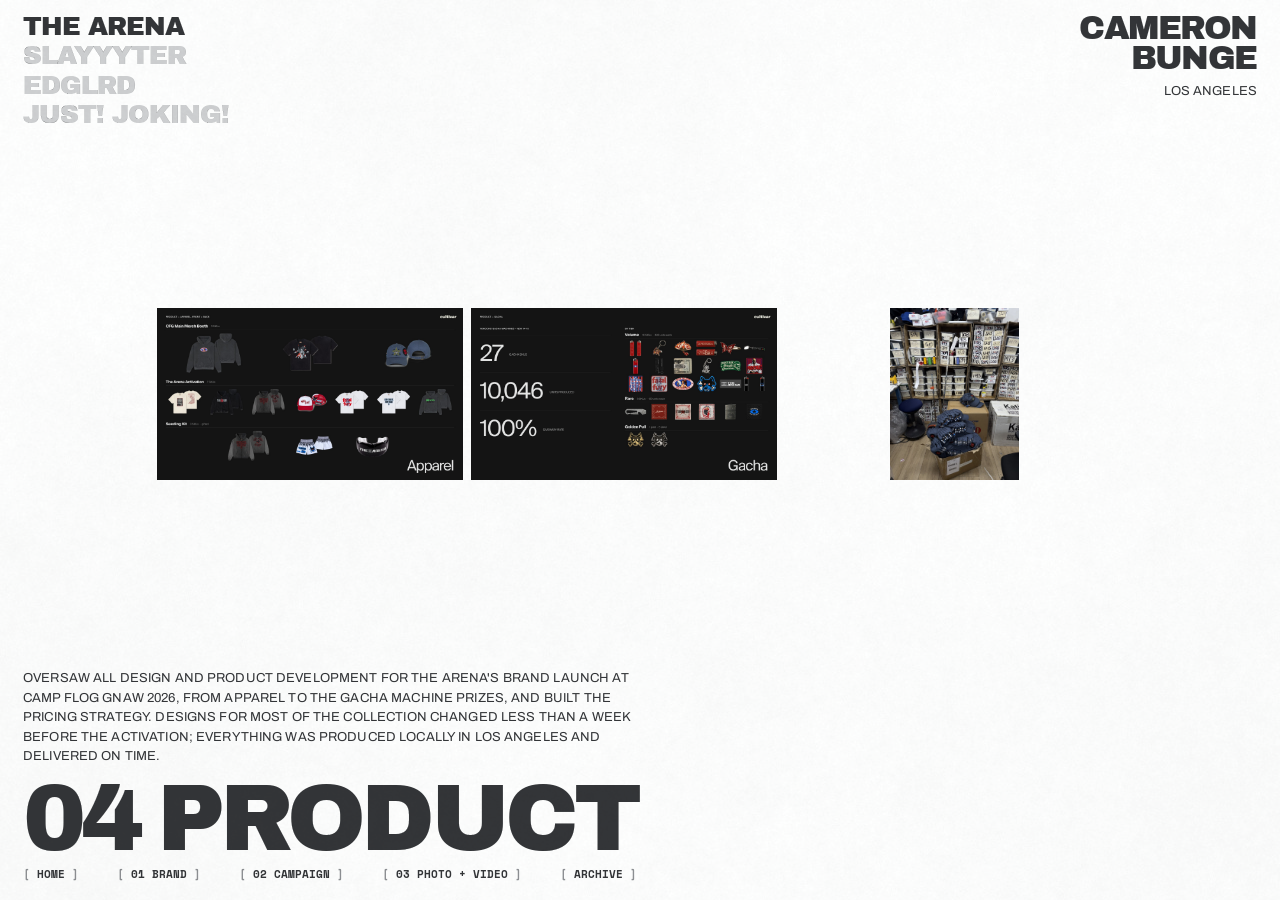
<file: product.html>
<!doctype html>
<html lang="en">
<head>
<meta charset="utf-8">
<meta name="viewport" content="width=device-width, initial-scale=1">
<title>04 Product — Cameron Bunge</title>
<link rel="preconnect" href="https://fonts.googleapis.com">
<link rel="stylesheet" href="https://fonts.googleapis.com/css2?family=Archivo+Black&family=Archivo:wdth,wght@62..125,100..900&family=Space+Mono:wght@400;700&display=swap">
<link rel="stylesheet" href="css/site.css">
<link rel="stylesheet" href="css/about.css">
<link rel="stylesheet" href="css/paper.css">
<link rel="stylesheet" href="css/phone.css">
</head>
<body data-pillar="product" class="pillar" data-struct="b" data-hover="dim" data-align="right" data-sheetw="100" data-paper="vellum" data-copy="light-left">

<header class="mark">
  <a href="#about" data-about><h1>Cameron<br>Bunge</h1></a>
  <div class="under"><span class="city">Los Angeles</span></div>
</header>

<main class="page">
  <h2 class="ttl"><span class="n">04</span><span class="w">Product</span></h2>
  <ol class="line" id="line"></ol>
  <div class="pane" aria-live="polite">
    <div id="sets"></div>
    <div id="txts"></div>
  </div>
</main>

<nav class="pillars" id="pillars" aria-label="Other sections"></nav>

<div class="paper" aria-hidden="true"></div>

<div class="switch" role="group" aria-label="Review controls">
  <a class="tool" href="hub.html#product">MEDIA HUB →</a>
</div>

<script src="js/data.js"></script>
<script>document.write('<script src="js/content.js?v=' + Math.floor(Date.now() / 6e4) + '"><\/script>');</script>
<script src="js/store.js"></script>
<script src="js/pillar.js"></script>
<script src="js/about.js"></script>
</body>
</html>
</file>
<file: css/about.css>
/* About: a white sheet over the page, opened by clicking the name (which stays put and closes it again). One narrow column of caps,
   top-left; contact bottom-left; the section nav and review controls step aside while it is open. */
.about { position: fixed; inset: 0; z-index: 5; background: var(--bg, #fff); color: var(--ink, #111); padding: 14px var(--gutter, 24px) 16px; overflow: auto; }
.about[hidden] { display: none; }
.about-col { max-width: 46ch; font-family: var(--display, "Archivo", Helvetica, Arial, sans-serif); font-weight: 400; font-size: 13px; line-height: 1.5; letter-spacing: 0.01em; text-transform: uppercase; padding-top: 2px; }
.about-col p { margin: 0 0 1.5em; }
.about .keep { text-transform: none; }
.about-portrait { position: fixed; right: var(--gutter, 24px); bottom: 140px; width: 165px; height: auto; background: var(--cell, #f0f0f0); z-index: 6; }   /* the ID photo, bottom-right, an inch above CLOSE (10/11) */
body.cam-open .about-portrait, body.wall-open .about-portrait { display: none; }
/* the doors: INSPIRATIONS and CAMERA ROLL, a fifth up from the brackets elsewhere (13px). Locked 10/11: on home they hold the bottom-left
   corner, stacked; on the bio sheet (any page) they sit in the middle. The other pages do not show them. */
.doors { position: fixed; z-index: 7; font-family: var(--mono, "Space Mono", monospace); font-weight: 700; font-size: 13px; letter-spacing: 0.02em; white-space: nowrap; }
.doors .b { color: var(--muted, #8a8a8a); }
/* no underline on hover (10/11); the open door's brackets go black instead */
.doors a.on .b { color: var(--ink, #111); }
.doors { left: var(--gutter, 24px); bottom: 16px; display: grid; gap: 7px; }   /* home: the gap of the name and the city (10/11) */
body.about-open .doors { left: 50%; top: 50%; bottom: auto; transform: translate(-50%, -50%); display: flex; gap: 18px; }   /* the bio sheet */
/* a door open: the brackets step up to the top of the sheet, the open one underlined, and the words step aside */
body.about-open.cam-open .doors, body.about-open.wall-open .doors { top: 14px; transform: translateX(-50%); }
body.cam-open .about-col { visibility: hidden; }
.about-cam { position: fixed; inset: 0; z-index: 6; display: grid; place-items: center; pointer-events: none; }
.about-cam[hidden] { display: none; }
.about-cam img { display: block; max-height: 70vh; max-width: 60vw; width: auto; height: auto; background: var(--cell, #f0f0f0); }
.about-cam img:not([src]) { display: none; }
.about-camnote { margin: 0; font-family: var(--mono, "Space Mono", monospace); font-weight: 700; font-size: 11px; color: var(--pale, #c9c9c9); }
.about-camnote .b { color: var(--pale, #c9c9c9); }
.about-camnote[hidden] { display: none; }
/* INSPIRATIONS: the wall — everything to the right of the words, from under the name to above the CLOSE line. One row per Are.na board,
   square cells edge to edge with a hairline of white between (the blocking grid), newest first; a row scrolls sideways under the wheel.
   left/top are measured from the page (about.js). */
.about-wall { position: fixed; left: 440px; right: var(--gutter, 24px); top: 118px; bottom: 44px; z-index: 6; display: grid; grid-template-columns: minmax(0, 1fr); grid-template-rows: repeat(5, minmax(0, 1fr)); gap: 2px; overflow: hidden; }
.about-wall[hidden] { display: none; }
/* min-width 0: without it the column grows to fit every cell and the rows run off the page instead of scrolling (fixed 10/12) */
.about-wall .row { min-height: 0; min-width: 0; position: relative; }
.about-wall .row.off { display: none; }
/* the board's name, small, in the top-left corner of its row (10/12): a white tab over the pictures, so it holds while the row scrolls */
.about-wall .row .lbl { position: absolute; left: 0; top: 0; z-index: 1; pointer-events: none; font-family: var(--mono, "Space Mono", monospace); font-weight: 700; font-size: 10px; line-height: 1; letter-spacing: 0.02em; text-transform: uppercase; color: var(--ink, #111); background: var(--bg, #fff); padding: 0 6px 4px 0; white-space: nowrap; max-width: 100%; overflow: hidden; text-overflow: ellipsis; }
.about-wall .row .lbl:empty { display: none; }
/* every block on the board is in the row: it scrolls sideways — trackpad, wheel, or click and drag (10/12) */
.about-wall .cells { display: flex; gap: 2px; height: 100%; overflow-x: auto; overflow-y: hidden; scrollbar-width: none; cursor: grab; scroll-behavior: auto; -webkit-overflow-scrolling: touch; }
.about-wall .cells.held { cursor: grabbing; }
.about-wall .cells.held a { pointer-events: none; }
.about-wall .cells::-webkit-scrollbar { display: none; }
.about-wall .cells a { flex: 0 0 auto; height: 100%; aspect-ratio: 1; background: var(--cell, #f0f0f0); display: block; -webkit-user-drag: none; }
.about-wall .cells img { display: block; width: 100%; height: 100%; object-fit: cover; -webkit-user-drag: none; user-select: none; }
.about-wall .cells a:hover img { opacity: .92; }
body.pillar:not(.about-open) .doors, body.seq:not(.about-open) .doors, body.inspo .doors { display: none; }
.about-contact { position: fixed; left: var(--gutter, 24px); bottom: 16px; font-family: var(--display, "Archivo", Helvetica, Arial, sans-serif); font-weight: 400; font-size: 13px; line-height: 1.5; letter-spacing: 0.01em; text-transform: uppercase; }
.about-contact a:hover { text-decoration: underline; text-underline-offset: 3px; }
.about-close { position: fixed; right: var(--gutter, 24px); bottom: 16px; font-family: var(--mono, "Space Mono", monospace); font-weight: 700; font-size: 11px; cursor: pointer; background: none; border: 0; color: inherit; padding: 0; }
.about-close .b { color: var(--muted, #8a8a8a); }
.about-close:hover { text-decoration: underline; text-underline-offset: 3px; }
body.about-open .pillars, body.about-open .switch,
body.about-open .where-l, body.about-open .where-r, body.about-open .arrows, body.seq.about-open .ttl { display: none; }
body.about-open { overflow: hidden; }
.mark [data-about] { cursor: pointer; }

/* under the name: the city, set in the same face as the About contact (locked 10/11). Email and Instagram live in the About sheet only. */
.mark .under { margin-top: 8px; font-family: var(--display, "Archivo", Helvetica, Arial, sans-serif); font-weight: 400; font-size: 13px; line-height: 1.5; letter-spacing: 0.01em; text-transform: uppercase; }
/* the city stays under the name while the sheet is open (10/11) */
@media (max-width: 900px) {
  .about { padding-top: 110px; }
  .doors, body.about-open .doors { position: static; transform: none; display: grid; gap: 3px; margin-top: 24px; padding: 0 var(--gutter, 24px); }
  .about-contact { position: static; margin-top: 16px; }
  .about-close { position: static; display: block; margin-top: 24px; }
  .about-portrait { position: static; margin-top: 24px; }
  .about-wall { position: static !important; display: grid; grid-template-rows: none; gap: 2px; margin-top: 24px; }
  .about-wall .row .lbl { position: static; display: block; padding: 10px 0 4px; }
  .about-wall .cells { height: auto; flex-wrap: wrap; overflow: visible; cursor: auto; }
  .about-wall .cells a { height: auto; width: calc((100% - 4px) / 3); }
}

/* the review strip is the editor's: the artifact preview, or a browser holding the GitHub token (store.js; this sheet is on every page, so the rule lives here). Visitors never see it. */
html:not(.editor) .switch { display: none !important; }
/* PUBLISH (store.js): on every page, visible even with the strip folded; lit while there is something to publish */
.switch .pub { color: var(--muted); border: 1px solid var(--pale); }
.switch .pub.on { color: var(--ink); border-color: var(--ink); }
.switch .pub:disabled { cursor: default; }
.switch .pub .b { color: var(--pale); }
.switch .pub.on .b { color: var(--muted); }
.switch .pubnote { color: var(--muted); max-width: 46ch; overflow: hidden; text-overflow: ellipsis; white-space: nowrap; }
.switch .pubnote.on { color: var(--ink); }
.switch .pubnote[hidden] { display: none; }
</file>
<file: css/paper.css>
/* VELLUM — review options (X CLEAN, V VELLUM, D VELLUM DEEP). The page as a glassine envelope with its paper tooth over everything.
   VELLUM: the words are inside the envelope — dark gray, soft-edged, a little bleed — and the pictures are printed on the outside, crisp, on top.
   VELLUM DEEP: the pictures are inside too, soft and lower in contrast, under the words as on the clean page; a picture clears fully under the pointer.
   The words never clear. */
.paper { display: none; }
body[data-paper^="vellum"] { --ink: #333538; --muted: #8e9094; --pale: #cfd0d2; --cell: #eeeeef; --fwd: #111; }   /* halved 10/11: everything half as far behind the paper */
body[data-paper^="vellum"] .paper { display: block; position: fixed; inset: 0; z-index: 60; pointer-events: none; background: url(../img/paper.jpg) 0 0 / 1400px 1400px; mix-blend-mode: multiply; opacity: .38; }

/* inside the envelope */
body[data-paper^="vellum"] .ttl, body[data-paper^="vellum"] .line li, body[data-paper^="vellum"] .mark h1,
body[data-paper^="vellum"] .where-l, body[data-paper^="vellum"] .where-r, body[data-paper^="vellum"] .fr .big,
body[data-paper^="vellum"] .center ol li { filter: blur(.35px); -webkit-text-stroke: .1px var(--ink); transition: filter .22s ease, color .22s ease; }
body[data-paper^="vellum"] .mark .under, body[data-paper^="vellum"] .pillars a, body[data-paper^="vellum"] #txts .txt, body[data-paper^="vellum"] .arrows button,
body[data-paper^="vellum"] .bioRow .bio, body[data-paper^="vellum"] .fr .date,
body[data-paper^="vellum"] .about-col, body[data-paper^="vellum"] .about-contact, body[data-paper^="vellum"] .about-close { filter: blur(.2px); transition: filter .22s ease, color .22s ease; }

/* nothing printed comes forward: the words stay behind the paper whatever the pointer does (locked 10/11). Only a picture clears, in DEEP. */

/* VELLUM: pictures printed on the outside, over the words */
body[data-paper="vellum"] .field { z-index: 5; pointer-events: none; }   /* the field is on top now; only the pictures themselves take the pointer */
body[data-paper="vellum"] .field .pic { pointer-events: auto; }
body[data-paper="vellum"].about-open .field { visibility: hidden; }

/* VELLUM DEEP: pictures inside too — soft, a little lighter and flatter — and each one clears completely under the pointer */
body[data-paper="vellum-deep"] .pic img, body[data-paper="vellum-deep"] .nat .c img, body[data-paper="vellum-deep"] .nat .c video,
body[data-paper="vellum-deep"] .fr.imgs .c img { filter: blur(.3px) contrast(.92) brightness(1.03); transition: filter .22s ease; }
body[data-paper="vellum-deep"] .nat .c:hover img, body[data-paper="vellum-deep"] .nat .c:hover video, body[data-paper="vellum-deep"] .fr.imgs .c:hover img,
body[data-paper="vellum-deep"] .pic:hover img { filter: none; }

/* the review strip stays crisp */
body[data-paper^="vellum"] .switch { filter: none; }
</file>
<file: css/phone.css>
/* THE PHONE (10/12). Everything under 900px wide. Loaded last, so it has the final word over the desktop composition.
   The desktop pages are a fixed screen with things placed on it; the phone is one column that scrolls: the name, the names of the
   projects, the pictures as a strip you swipe through — one picture at a time, as the Photo + Video page already works — the terms, the
   copy, then the big title, then the nav. The vellum stays as colour only: no grain, no blur, which read as a heavy layer at phone
   density. The placing tools, the review strip and the zoom are desktop things and do not apply. */
@media (max-width: 900px) {
  :root { --gutter: 16px; }

  /* ---- vellum: colour only ---- */
  body[data-paper^="vellum"] .paper { display: none !important; }
  body[data-paper^="vellum"] .ttl, body[data-paper^="vellum"] .line li, body[data-paper^="vellum"] .mark h1,
  body[data-paper^="vellum"] .where-l, body[data-paper^="vellum"] .where-r, body[data-paper^="vellum"] .fr .big,
  body[data-paper^="vellum"] .center ol li, body[data-paper^="vellum"] .mark .under, body[data-paper^="vellum"] .pillars a,
  body[data-paper^="vellum"] #txts .txt, body[data-paper^="vellum"] .arrows button, body[data-paper^="vellum"] .bioRow .bio,
  body[data-paper^="vellum"] .fr .date, body[data-paper^="vellum"] .about-col, body[data-paper^="vellum"] .about-contact,
  body[data-paper^="vellum"] .about-close { filter: none !important; -webkit-text-stroke: 0 !important; }
  body[data-paper="vellum-deep"] .pic img, body[data-paper="vellum-deep"] .nat .c img, body[data-paper="vellum-deep"] .nat .c video, body[data-paper="vellum-deep"] .fr.imgs .c img { filter: none !important; }
  /* the pale of the names a touch darker on a phone, where the paper's grain is not there to carry it */
  body[data-paper^="vellum"] { --pale: #b9bbbe; }

  /* ---- no desktop tools ---- */
  .switch, .zoom, .nat .c .grip, .fr.imgs .c .grip, .pic .grip { display: none !important; }
  body.zoomed .pane, body.zoomed #txts, body.zoomed .ttl { visibility: visible; }
  body.zoomed .line li:not(.on) { display: list-item; }
  .nat .c img, .nat .c video { cursor: default; }

  /* ---- the chrome: name and city top-left, static ---- */
  .mark { position: static; text-align: left; padding: 14px var(--gutter) 0; background: transparent; }
  .mark h1 { font-size: 26px; }
  .mark .under { margin-top: 6px; }

  /* ---- section pages: one column ---- */
  body.pillar { overflow: auto; }
  body.pillar .page { height: auto; display: flex; flex-direction: column; padding: 18px var(--gutter) 12px; }
  body.pillar .line { order: 1; width: auto; margin: 0; gap: 0.12em; }
  body.pillar .line li { width: auto; }
  body.pillar .line a { font-size: 22px; white-space: normal; line-height: 1.05; }
  body.pillar .pane { order: 2; position: static !important; transform: none; width: auto !important; right: auto !important; margin-top: 22px; text-align: left; }
  body.pillar .ttl { order: 3; position: static; width: auto; margin: 34px 0 0; white-space: normal; font-size: 15vw; line-height: 0.88; }
  body.pillar .ttl .n { margin-right: 0.14em; }

  /* the pictures: a strip, one picture per swipe, bleeding to the edges of the screen; the project's row, grid or placed arrangement all
     fold into it (rows unwrap, fixed positions and script-set sizes are set aside) */
  body.pillar .set .nat, body.pillar .set .nat.grid, body.pillar .set.placed .nat {
    display: flex !important; flex-direction: row !important; flex-wrap: nowrap !important; align-items: flex-start; gap: 10px;
    width: auto !important; height: auto !important; margin: 0 calc(-1 * var(--gutter)); padding: 0 var(--gutter);
    overflow-x: auto; overflow-y: hidden; scroll-snap-type: x mandatory; scroll-padding: 0 var(--gutter); -webkit-overflow-scrolling: touch; scrollbar-width: none; overscroll-behavior-x: contain; }
  body.pillar .set .nat::-webkit-scrollbar { display: none; }
  body.pillar .set .nat .row { display: contents; }
  body.pillar .set .nat .c, body.pillar .set.placed .c, body.pillar .nat.grid .c {
    position: static !important; flex: 0 0 auto !important; width: auto !important; height: auto !important;
    transform: none !important; scroll-snap-align: start; background: none; z-index: auto; }
  /* each picture as big as the screen allows — a portrait as tall as the band, a landscape as wide as the screen — at its own proportion */
  body.pillar .set .nat .c img, body.pillar .set .nat .c video, body.pillar .set.placed .c img, body.pillar .set.placed .c video, body.pillar .nat.grid .c img, body.pillar .nat.grid .c video {
    display: block; height: auto !important; width: auto !important; max-width: calc(100vw - 2 * var(--gutter)) !important; max-height: min(56vh, 460px) !important; object-fit: contain; object-position: left top; }
  body.pillar .set .nat .c video { max-height: min(56vh, 460px) !important; }
  /* a YouTube player: the width of the screen between the gutters, 16:9 */
  body.pillar .set .nat .c iframe, body.pillar .set.placed .c iframe, body.pillar .nat.grid .c iframe { display: block; border: 0; width: calc(100vw - 2 * var(--gutter)) !important; height: auto !important; aspect-ratio: 16 / 9; max-height: min(56vh, 460px); background: #000; }
  /* Mishka's trio: the logo over the film, stacked */
  body.pillar .set.mishka .trio { height: auto; display: grid; gap: 10px; }
  body.pillar .set.mishka .side { position: static; width: 100%; max-width: none; height: 46vh; object-fit: contain; object-position: left; }
  body.pillar .set.mishka .side:last-child { display: none; }
  body.pillar .set.mishka .spin { position: static; width: 100%; height: 40vh; }
  body.pillar .set.soon .soonline { text-align: left; }
  /* the terms: in one wrapped line under the pictures */
  body.pillar .meta { display: flex; flex-flow: row wrap; justify-content: flex-start; gap: 6px 12px; margin: 14px 0 0; font-size: 11px; }
  body.pillar .meta > span, body.pillar .meta > a { white-space: nowrap; }
  body.pillar .meta .pressList { right: auto; left: 0; align-items: flex-start; padding: 10px 14px 10px 0; }
  /* the copy: under the terms, in the city line's face */
  body.pillar #txts, body.pillar[data-copy$="left"] #txts { position: static; width: auto; max-width: 40ch; margin: 14px 0 0; text-align: left; }
  body.pillar[data-copy="none"] #txts { display: block; }
  body.pillar .txt { text-align: left; }
  body.pillar .copy { margin: 0; font-family: var(--display); font-stretch: 100%; font-weight: 400; font-size: 13px; line-height: 1.5; letter-spacing: 0.01em; text-transform: uppercase; max-width: none; }
  /* the nav: under the title, wrapped */
  .pillars { position: static; width: auto; margin: 14px 0 0; padding: 0 var(--gutter) 28px; display: flex; flex-wrap: wrap; justify-content: flex-start; gap: 6px 12px; font-size: 10.5px; }

  /* ---- Photo + Video: the frame as a column, swiped sideways ---- */
  body.seq { overflow: auto; --band-top: 0px; --band-bottom: 0px; }
  body.seq .mark { padding-bottom: 0; }
  .where-l { position: static; transform: none; display: grid; gap: 2px; padding: 20px var(--gutter) 0; font-size: 22px; pointer-events: auto; }
  .stage { position: static; cursor: default; padding: 16px 0 0; }
  .fr { position: static; opacity: 1; display: block; padding: 0 var(--gutter); }
  .fr.imgs .grp, .fr.imgs.placed .grp, .fr.imgs.auto .grp { position: static; display: grid; gap: 12px; width: 100%; }
  .fr.imgs .c, .fr.imgs.placed .c, .fr.imgs.auto .c { position: relative; left: auto; top: auto; width: 100%; max-width: 100%; transform: none !important; background: none; touch-action: pan-x pan-y; }
  .fr.imgs .c img, .fr.imgs .c video, .fr.imgs.g2 .c img, .fr.imgs.g3 .c img, .fr.imgs.g2 .c video, .fr.imgs.g3 .c video,
  .fr.imgs.placed .c img, .fr.imgs.placed .c video, .fr.imgs.auto .c img, .fr.imgs.auto .c video { display: block; width: 100%; height: auto; max-width: none; max-height: 72vh; object-fit: contain; object-position: left top; }
  .fr.imgs .c iframe { width: 100%; }
  .fr.imgs .c .date { display: none; }
  .fr.imgs .c .blocked { position: static; transform: none; text-align: left; padding: 10px 0; }
  .where-r { position: static; transform: none; padding: 12px var(--gutter) 0; text-align: left; font-size: 12px; pointer-events: auto; }
  body.seq .ttl { position: static; width: auto; margin: 26px 0 0; padding: 0 var(--gutter); white-space: normal; font-size: 15vw; line-height: 0.88; }
  .arrows { position: static; padding: 14px var(--gutter) 0; font-size: 12px; gap: 16px; }
  .arrows button { padding: 4px 0; }
  body.seq .pillars { margin-top: 10px; }
  /* the words are plain ink on the phone (no painting through the pictures) */
  body.seq .ttl, .where-l .cat, .where-l .grpname, .where-r, body.seq .mark h1, body.seq .mark .under { color: var(--ink); -webkit-text-fill-color: var(--ink); background: none; }
  .where-l .grpname.ph { color: var(--pale); -webkit-text-fill-color: var(--pale); }
  .where-r .of { color: var(--muted); -webkit-text-fill-color: var(--muted); }

  /* ---- home: the name, the four offerings, the pictures as a strip, the lines, the doors ---- */
  html, body { height: auto; }
  body:not(.pillar):not(.seq) { overflow: auto; }
  .screen { height: auto; min-height: 0; display: flex; flex-direction: column; gap: 0; padding: 14px var(--gutter) 8px; }
  .screen > .top { order: 0; justify-content: flex-start; pointer-events: auto; }
  .screen > .top .mark { padding: 0; }
  /* the four: right-aligned, the number after the name (BRAND 01), a quarter smaller again (10/12) — and air around them */
  .screen > .center { order: 1; position: static; transform: none; padding: 30px 0 26px; pointer-events: auto; }
  .center ol { font-size: 5.25vw; gap: 0.12em; justify-items: end; }
  .center ol li { text-align: right; }
  .center ol a { color: var(--ink); -webkit-text-fill-color: var(--ink); background: none; white-space: normal; flex-direction: row-reverse; }
  .center ol .n { margin-right: 0; margin-left: 0.22em; }
  /* the pictures: the desktop field in miniature — seven small pictures scattered through the band between the four and the lines,
     a couple of them nudging up beside the words and down towards the paragraph (10/12). Places in % of the band / vw; the desktop
     places (and anything placed by hand there) do not apply. */
  .screen > .field { order: 2; position: relative; inset: auto; display: block; height: 46vh; height: 46svh; margin: 6px 0 0; overflow: visible; pointer-events: auto; z-index: 1; }
  .pic, .p1, .p2, .p3, .p4, .p5, .p6, .p7 { position: absolute !important; left: var(--mx) !important; top: var(--my) !important; width: var(--mw) !important; height: auto !important; grid-row: auto; overflow: visible; background: none; cursor: default; touch-action: auto; transform: none !important; }
  .pic img { display: block; width: 100% !important; height: auto !important; max-height: none; max-width: none; object-fit: contain; }
  .p1 { --mx: 54%; --my: 6%;  --mw: 30vw; }   /* the big one, upper right */
  .p2 { --mx: 76%; --my: 66%; --mw: 22vw; }   /* right, low */
  .p3 { --mx: 0%;  --my: -22%; --mw: 16vw; }   /* top-left, up beside the words */
  .p4 { --mx: 3%;  --my: 50%; --mw: 20vw; }   /* left, low */
  .p5 { --mx: 31%; --my: 80%; --mw: 17vw; }   /* low, left of centre: down towards the lines */
  .p6 { --mx: 41%; --my: 1%;  --mw: 11vw; }   /* tiny, top centre */
  .p7 { --mx: 24%; --my: 34%; --mw: 24vw; }   /* centre */
  .pic .tag { display: none; }
  .screen > .bioRow { order: 3; display: block; margin-top: 8vh; margin-top: 8svh; pointer-events: auto; }   /* the band above holds the white; a little more before the lines (10/12) */
  .bioCol { max-width: 40ch; }
  .bio { text-align: left; text-wrap: pretty; font-size: 9.1px; line-height: 1.55; }   /* the lines 30% down on the phone (10/13) */
  .bio + .bio { margin-top: 1.2em; }
  body[data-paper="vellum"] .field { pointer-events: auto; }
  /* the doors (INSPIRATIONS / CAMERA ROLL) under the lines, as two brackets side by side */
  .doors { position: static; transform: none; display: flex; gap: 14px; margin: 34px 0 0; padding: 0 var(--gutter) 34px; font-size: 12px; }
  /* with the sheet open the doors hold its top edge, centred, over the words' top padding */
  body.about-open .doors, body.about-open.cam-open .doors, body.about-open.wall-open .doors { position: fixed; left: 50%; top: 14px; bottom: auto; transform: translateX(-50%); margin: 0; padding: 0; z-index: 7; }

  /* ---- the bio sheet ---- */
  .about { padding: 14px var(--gutter) 24px; overflow: auto; }
  .about-col { max-width: none; padding-top: 70px; }
  .about-portrait { position: static; width: 46vw; margin-top: 22px; }
  .about-contact { position: static; margin-top: 22px; }
  .about-close { position: static; display: block; margin-top: 26px; }
  .about-cam { position: fixed; }
  .about-cam img { max-width: 92vw; max-height: 72vh; }
  .about-wall { position: static !important; left: auto !important; top: auto !important; display: grid; grid-template-columns: none; grid-template-rows: none; gap: 16px; margin-top: 18px; overflow: visible; }
  .about-wall .row .lbl { position: static; display: block; padding: 0 0 6px; }
  .about-wall .cells { height: auto; flex-wrap: wrap; overflow: visible; cursor: auto; gap: 2px; }
  .about-wall .cells a { height: auto; width: calc((100% - 4px) / 3); }
}
</file>
<file: css/site.css>
/* Shared styles for the section pages (Brand, Direction, Product, Archive, Photo + Video). Home keeps its own. */
:root {
  --bg: #FFFFFF;
  --ink: #111111;
  --muted: #8A8A8A;
  --pale: #C9C9C9;
  --cell: #F0F0F0;
  --display: "Archivo", "Helvetica Neue", Helvetica, Arial, sans-serif;
  --black: "Archivo Black", "Arial Black", "Helvetica Neue", Helvetica, Arial, sans-serif;
  --mono: "Space Mono", "Courier New", monospace;
  --gutter: clamp(16px, 1.8vw, 32px);
  --tcap: min(7.4vw, 13vh);
  color-scheme: light;
}
* { box-sizing: border-box; }
html, body { height: 100%; }
body { margin: 0; background: var(--bg); color: var(--ink); font-family: var(--display); font-stretch: 100%; font-size: 13px; line-height: 1.4; -webkit-font-smoothing: antialiased; overflow: hidden; }
a { color: inherit; text-decoration: none; }
a:focus-visible, button:focus-visible { outline: 1px solid var(--ink); outline-offset: 3px; }
button { all: unset; cursor: pointer; }

/* chrome */
.mark { position: fixed; top: 0; right: 0; padding: 14px var(--gutter) 10px 14px; background: var(--bg); text-align: right; z-index: 6; }
.mark h1 { margin: 0; font-family: var(--black); font-weight: 400; font-size: clamp(22px, 2.6vw, 40px); letter-spacing: -0.045em; line-height: 0.9; text-transform: uppercase; }
/* the section nav: spread across the width of the title above it, first bracket under its first letter, last bracket under its last (width set from script) */
.pillars { position: fixed; left: var(--gutter); bottom: 16px; z-index: 6; display: flex; justify-content: space-between; gap: 10px; width: var(--navw, auto); font-family: var(--mono); font-weight: 700; font-size: 11px; }
.pillars a { background: var(--bg); padding: 2px 0; white-space: nowrap; }
.pillars a:hover { text-decoration: underline; text-underline-offset: 3px; }
.pillars .b { color: var(--muted); }

.page { position: relative; height: 100vh; padding: 14px var(--gutter) 16px; }
.ttl { display: block; width: max-content; margin: 0; font-family: var(--black); font-weight: 400; font-size: var(--tcap); line-height: 0.88; letter-spacing: -0.05em; text-transform: uppercase; white-space: nowrap; }
.ttl .n { margin-right: 0.18em; }

/* the line of names */
.line { list-style: none; margin: 3vh 0 0; padding: 0; width: 50vw; display: grid; gap: 0.1em; }
.line a { display: inline-flex; align-items: baseline; font-family: var(--black); font-weight: 400; font-size: clamp(14px, 2.03vw, 29.4px); line-height: 1.08; letter-spacing: -0.04em; text-transform: uppercase; white-space: nowrap; }   /* 30% down, 10/11 */
.line a .name { position: relative; display: inline-block; }

/* ---- hover treatments for the names, two kept (keys 1-2). The hovered project is also the one in the panel, so the treatment stays on it. ---- */
/* FILL SWEEP: a black bar sweeps in behind the name and the letters go white */
body[data-hover="sweep"] .line a .name { padding: 0 0.12em; margin: 0 -0.12em; background: linear-gradient(var(--ink), var(--ink)) no-repeat 0 0 / 0% 100%; transition: background-size .3s ease, color .2s ease; }
body[data-hover="sweep"] .line li.on a .name { background-size: 100% 100%; color: var(--bg); }
/* DIM OTHERS: every name but the one whose pictures are up fades to pale — and stays so when the pointer leaves, since the pictures stay (10/11) */
body[data-hover="dim"] .line a .name { transition: color .25s ease; }
body[data-hover="dim"] .line li:not(.on) a .name { color: var(--pale); }
body[data-hover="dim"] .line li:not(.on) a .name:hover { color: var(--ink); }
.line li { width: max-content; }   /* the row is only as wide as its word: nothing beside it answers the pointer */
/* ZOOM: a click on a picture isolates it — blown up in the middle of the page, the only thing on it; a click anywhere, or Esc, puts the
   page back */
.nat .c img, .nat .c video { cursor: zoom-in; }
.zoom { position: fixed; z-index: 4; display: flex; align-items: center; justify-content: center; cursor: zoom-out; }
.zoom[hidden] { display: none; }
.zoom img, .zoom video { display: block; max-width: 100%; max-height: 100%; width: auto; height: auto; object-fit: contain; }
.zoom video { cursor: pointer; }
body.zoomed .pane, body.zoomed #txts, body.zoomed .ttl { visibility: hidden; }
body.zoomed .line li:not(.on) { display: none; }

/* the panel: the entry's pictures in one row at their own proportions, under the names (top set from script). The row's width is the
   SHEET slider (a share of the page), its alignment the ALIGN option: held to the right edge, or centred. The pane is sized to the row. */
.pane { position: absolute; right: var(--gutter); top: var(--pane-top, max(20vh, 170px)); width: 66vw; text-align: right; }
body[data-align="center"] .pane { right: 50%; transform: translateX(50%); }
body[data-align="center"] .meta { justify-content: center; }
.set { display: none; }
.set.on { display: block; }
/* Mishka: the film twice, left and right, the logo turning in 3D between them */
.set.mishka .trio { position: relative; height: var(--sh, 50vh); }
.set.mishka .side { position: absolute; top: 0; height: 100%; width: auto; max-width: 22%; object-fit: contain; }   /* the film at each edge */
.set.mishka .side:first-child { left: 0; }
.set.mishka .side:last-child { right: 0; }
.set.mishka .spin { position: absolute; left: 25%; top: 0; height: 100%; width: 50%; display: flex; align-items: center; justify-content: center; }   /* dead centre, whatever the films do */
.set.mishka .spin canvas { display: block; width: 100%; height: 100%; }
.set.mishka .spin img { display: block; width: min(45%, calc(var(--sh, 50vh) * 1.1)); height: auto; animation: turn 9s linear infinite; transform-style: preserve-3d; backface-visibility: visible; }   /* the flat fallback, only when the 3D model can't show */
.set.mishka .spin img[hidden] { display: none; }
.set.mishka .spin canvas[hidden] { display: none; }
@keyframes turn { from { transform: rotateX(6deg) rotateY(0deg); } to { transform: rotateX(6deg) rotateY(360deg); } }
@media (prefers-reduced-motion: reduce) { .set.mishka .spin img { animation: none; } }
.set.soon .soonline { margin: 0; text-align: center; font-family: var(--mono); font-weight: 700; font-size: 13px; letter-spacing: 0.02em; color: var(--ink); }
.set.soon .soonline .b { color: var(--ink); }
/* the terms: directly under the pictures, in the brackets of the section nav, a size up */
.meta { margin: 14px 0 0; display: flex; flex-wrap: wrap; justify-content: flex-end; gap: 12px; font-family: var(--mono); font-weight: 700; font-size: 13px; color: var(--ink); }
.meta .b { color: var(--ink); }
.meta a.out { white-space: nowrap; }
.meta a.out .b { color: var(--muted); }   /* a link among the terms: the nav's gray brackets, underlined on hover (11/23) */
.meta a.out:hover { text-decoration: underline; text-underline-offset: 3px; }
/* several links fold into one [ PRESS ] term; its list opens above it, right-aligned (11/24) */
.meta .press { position: relative; display: inline-block; }
.meta .pressBtn { all: unset; cursor: pointer; white-space: nowrap; font: inherit; color: var(--ink); }
.meta .pressBtn .b { color: var(--muted); }
.meta .pressBtn:hover { text-decoration: underline; text-underline-offset: 3px; }
.meta .pressList { display: none; position: absolute; right: 0; bottom: calc(100% + 10px); flex-direction: column; align-items: flex-end; gap: 8px; padding: 10px 0 10px 14px; background: var(--bg); z-index: 5; }
.meta .press.open .pressList { display: flex; }
.meta .press.open .arrow { display: inline-block; transform: rotate(180deg); }
/* the copy — under review (keys 1–5): FLYER (caps, condensed bold, large) or LIGHT (the face of the city line under the name);
   RIGHT (right-aligned, floating above the bottom corner) or ABOVE TITLE (left, sitting on the title); or none */
#txts { position: fixed; right: var(--gutter); bottom: 13vh; z-index: 3; width: 44ch; max-width: calc(100vw - 2 * var(--gutter)); text-align: right; }
.txt { display: none; text-align: right; }
.txt.on { display: block; }
body[data-copy$="left"] #txts { right: auto; left: var(--gutter); bottom: calc(40px + var(--tcap) * 0.88 + 10px); width: var(--navw, 44ch); text-align: left; }   /* closer to the title (10/11) */
body[data-copy$="left"] .txt { text-align: left; }
body[data-copy$="left"] .copy, body[data-copy$="left"] .bul { margin-left: 0; }
body[data-copy="none"] #txts { display: none; }
body[data-copy^="light"] .copy { font-family: var(--display); font-stretch: 100%; font-weight: 400; font-size: 13px; line-height: 1.5; letter-spacing: 0.01em; text-transform: uppercase; max-width: none; }
.keep { text-transform: none; }   /* a name that keeps its own case (enc0re) */
/* the copy: caps in a condensed bold grotesk, set tight, as on a club flyer */
.copy { margin: 0 0 0 auto; font-family: var(--display); font-stretch: 72%; font-weight: 700; font-size: 19px; line-height: 1.08; letter-spacing: 0; text-transform: uppercase; max-width: 38ch; }
.bul { margin: 0 0 0 auto; padding: 0; list-style: none; font-family: var(--display); font-stretch: 72%; font-weight: 700; font-size: 17px; line-height: 1.15; text-transform: uppercase; max-width: 36ch; }
.bul li { padding-right: 1.1em; position: relative; }
.bul li::after { content: "—"; position: absolute; right: 0; color: var(--muted); }
.bul { display: none; }   /* bullets dropped 10/11; the copy carries it */
.ph { color: var(--muted); }
.copy.ph, .bul.ph { color: var(--ink); }   /* draft copy reads in ink like the city line, not gray (10/11) */

/* the row: every picture at its own proportion, one height (set from script so the row is the width asked for) */
.nat { display: flex; flex-direction: row-reverse; flex-wrap: nowrap; justify-content: flex-start; align-items: flex-start; gap: 8px; --sh: 22vh; }   /* items come reversed from the script; reversed twice, they read left to right */
.nat .c { height: var(--sh); flex: 0 0 auto; background: var(--cell); }
.nat .c:has(video), .nat .c:has(iframe) { background: none; }   /* no box around a film (10/11) */
.nat .c img, .nat .c video { display: block; height: 100%; width: auto; }
.nat .c iframe { display: block; border: 0; height: 100%; width: auto; aspect-ratio: 16 / 9; background: #000; }   /* a YouTube player: as tall as the row, 16:9 (11/3) */
.nat .c { position: relative; }
/* PLACED: a project arranged by hand (placing tool): each picture fixed to the screen where it was put, at the width it was given */
.set.placed .nat { display: block; height: 0; overflow: visible; width: 100%; }
.set.placed .row { display: contents; }
.set.placed .c { position: fixed; left: var(--x, 0); top: var(--y, 0); width: var(--w, 20vw); height: auto; transform: none; z-index: 2; }
.set.placed .c img, .set.placed .c video { width: 100%; height: auto; max-width: none; max-height: none; }
.set.placed .c iframe { width: 100%; height: auto; aspect-ratio: 16 / 9; }
@media (min-width: 901px) { .set.placed .meta { flex-direction: column; align-items: flex-end; gap: 16px; } }   /* the terms stacked bottom right (10/29) */
/* the placing tool: corner grips while PLACE is on */
.nat .c .grip { display: none; position: absolute; right: 0; bottom: 0; width: 16px; height: 16px; cursor: nwse-resize; opacity: 0; background: linear-gradient(135deg, transparent 50%, #fff 50%); transition: opacity .2s ease; z-index: 3; }
body.placing .nat .c { cursor: grab; touch-action: none; }
body.placing .nat .c .grip { display: block; }
body.placing .nat .c:hover .grip, body.placing .nat .c.held .grip { opacity: .9; }
body.placing .nat .c.held { cursor: grabbing; z-index: 4; }
body.placing .nat .c img, body.placing .nat .c video, body.placing .nat .c iframe { cursor: inherit; pointer-events: none; }   /* while placing, the player does not take the pointer: the cell drags */
/* the grid: when a project has a column count (sort tool), its pictures run in rows of that many, each at its own proportion and the width
   of its column; a video spans two columns; the cells sit a little up or down so the grid does not read as a perfect grid (10/11) */
.nat.grid { display: flex; flex-direction: column; flex-wrap: nowrap; gap: 10px; width: 100%; }
.nat.grid .row { display: flex; gap: 6px; align-items: flex-start; }
.nat.grid .c { flex: 0 0 auto; height: auto; transform: translateY(var(--oy, 0)); }   /* width and height set from script: justified rows */
.nat.grid .c img, .nat.grid .c video { width: 100%; height: 100%; object-fit: contain; }
.nat.grid .c iframe { width: 100%; height: 100%; }

/* ---- page composition: Title Low, locked 10/11/2026 ---- */
/* 4 LOW: names at the top, the title huge at the bottom-left, the copy bottom-right, the sheet on the right between the names and the copy */
.pillar .ttl { position: absolute; left: var(--gutter); bottom: 40px; margin: 0; }
.pillar .line { margin-top: 0; }

/* photo + video: a locked frame. The category name holds the top-left corner with the title of the current group under it (the face of
   the city line, at the category's size); the page title the bottom-left (as on the section pages); the position in the run the right edge.
   One frame at a time in the band between; cuts between them. */
body.seq { overflow: hidden; --band-top: 110px; --band-bottom: calc(40px + var(--tcap) * 0.88 + 24px); }
.where-l { position: fixed; left: var(--gutter); top: 14px; z-index: 6; pointer-events: none; display: grid; gap: 2px; font-size: clamp(14px, 2.03vw, 29.4px); line-height: 1.08; color: var(--ink); }
.where-l .cat { font-family: var(--black); font-weight: 400; letter-spacing: -0.04em; text-transform: uppercase; }
.where-l .grpname { font-family: var(--display); font-stretch: 100%; font-weight: 400; font-size: 75%; letter-spacing: 0.01em; text-transform: uppercase; }   /* the group's title: the Los Angeles face, a quarter smaller than the category (10/11) */
.where-l .grpname.keep { text-transform: none; }
.where-l .grpname.ph { color: var(--pale); }   /* a group with no title yet */
/* the position in the run: the face and size of the city line under the name (10/11) */
.where-r { position: fixed; right: var(--gutter); top: calc(var(--band-top) + (100vh - var(--band-top) - var(--band-bottom)) / 2); transform: translateY(-50%); z-index: 6; pointer-events: none; font-family: var(--display); font-stretch: 100%; font-weight: 400; font-size: 13px; line-height: 1.5; letter-spacing: 0.01em; text-transform: uppercase; color: var(--ink); text-align: right; font-variant-numeric: tabular-nums; }
.where-r .of { color: var(--muted); }
body.seq .ttl { position: fixed; left: var(--gutter); bottom: 40px; margin: 0; z-index: 6; pointer-events: none; }
.arrows { position: fixed; right: var(--gutter); bottom: 16px; z-index: 6; display: flex; gap: 10px; font-family: var(--mono); font-weight: 700; font-size: 11px; }
.arrows button { cursor: pointer; }
.arrows button:hover { text-decoration: underline; text-underline-offset: 3px; }
.arrows .b { color: var(--muted); }
.stage { position: fixed; inset: 0; cursor: pointer; }
.fr { position: absolute; left: 0; right: 0; top: var(--band-top); bottom: var(--band-bottom); display: grid; place-items: center; opacity: 0; }
.fr.in { opacity: 1; transition: opacity .08s linear; }
/* a frame's own composition: one picture as tall as the band; two or three side by side, stepped */
.fr.imgs .grp { display: flex; align-items: center; justify-content: center; gap: 3vw; --h: calc(100vh - var(--band-top) - var(--band-bottom) - 36px); }
.fr.imgs .c { position: relative; background: var(--cell); touch-action: none; }
.fr.imgs .c:has(video), .fr.imgs .c:has(iframe) { background: none; }
.fr.imgs .c img { display: block; width: auto; height: auto; max-height: var(--h); max-width: 64vw; }
.fr.imgs .c video { display: block; height: var(--h); width: auto; max-width: 64vw; cursor: pointer; }   /* as tall as the band; click for sound */
.fr.imgs .c iframe { display: block; border: 0; width: min(72vw, calc(var(--h) * 16 / 9)); aspect-ratio: 16 / 9; height: auto; background: #000; }   /* a video frame, 16:9, as tall as the band allows */
.fr.imgs.g2 .c img { max-height: calc(var(--h) * 0.8); max-width: 40vw; }
.fr.imgs.g2 .c1 { transform: translateY(-4vh); }
.fr.imgs.g2 .c2 { transform: translateY(4vh); }
.fr.imgs.g3 .c img { max-height: calc(var(--h) * 0.62); max-width: 28vw; }
.fr.imgs.g3 .c1 { transform: translateY(5vh); }
.fr.imgs.g3 .c2 img { max-height: calc(var(--h) * 0.82); }
.fr.imgs.g3 .c3 { transform: translateY(-5vh); }
.fr.imgs.g4 .c img, .fr.imgs.g5 .c img, .fr.imgs.g6 .c img { max-height: calc(var(--h) * 0.5); max-width: 20vw; }
.fr.imgs .c .blocked { position: absolute; left: 0; right: 0; top: 50%; transform: translateY(-50%); margin: 0; text-align: center; font-family: var(--mono); font-weight: 700; font-size: 11px; color: var(--pale); pointer-events: none; }
.fr.imgs .c .blocked .b { color: var(--pale); }
.fr.imgs .c .date { position: absolute; right: 0; top: 100%; margin-top: 6px; font-family: var(--mono); font-weight: 700; font-size: 10.5px; letter-spacing: 0.02em; color: var(--muted); white-space: nowrap; text-transform: uppercase; }
.fr.imgs .c .date.keep { text-transform: none; }
/* PLACED: once a picture in a frame has been dragged or sized, every picture of that frame sits where it was put — left/top as a share of
   the band, width as a share of the screen — and the picture fills its box */
.fr.imgs .c .grip { position: absolute; right: 0; bottom: 0; width: 16px; height: 16px; cursor: nwse-resize; opacity: 0; background: linear-gradient(135deg, transparent 50%, #fff 50%); transition: opacity .2s ease; z-index: 2; }
.fr.imgs .c:hover .grip, .fr.imgs .c.held .grip { opacity: .9; }
.fr.imgs .c.held { cursor: grabbing; z-index: 3; }
@media (min-width: 901px) {
  .fr.imgs.placed .grp, .fr.imgs.auto .grp { position: absolute; inset: 0; display: block; }
  .fr.imgs.placed .c, .fr.imgs.auto .c { position: absolute; left: var(--x, 0); top: var(--y, 0); width: var(--w, 30vw); transform: none; }
  .fr.imgs.placed .c img, .fr.imgs.placed .c video, .fr.imgs.auto .c img, .fr.imgs.auto .c video { width: 100%; height: auto; max-width: none; max-height: none; }
  .fr.imgs.placed .c iframe, .fr.imgs.auto .c iframe { width: 100%; }
  .fr.imgs.placed .c .date, .fr.imgs.auto .c .date { right: auto; left: 0; }
  /* the words over a picture: black type, white where it crosses a picture (painted from script, as on home) */
  body.seq .ttl, .where-l .cat, .where-l .grpname, .where-r, body.seq .mark h1, body.seq .mark .under { color: transparent; -webkit-text-fill-color: transparent; -webkit-background-clip: text; background-clip: text; background-color: var(--ink); background-repeat: no-repeat; }
  .where-l .grpname.ph { background-color: var(--pale); }
  .where-r .of { color: inherit; }
  body.seq .mark { background: transparent; }   /* a picture may run under the name */
  body.seq[data-paper^="vellum"] .ttl, body.seq[data-paper^="vellum"] .where-l, body.seq[data-paper^="vellum"] .where-r, body.seq[data-paper^="vellum"] .mark h1 { -webkit-text-stroke: 0; }
}

/* review control — not part of the design. One row, bottom-right, folded to [ REVIEW ] until opened (the keys work either way) */
body.seq .switch { right: auto; left: 50%; bottom: auto; top: 12px; transform: translateX(-50%); justify-content: center; }
.switch { position: fixed; right: var(--gutter); bottom: 10px; z-index: 50; display: flex; flex-wrap: nowrap; justify-content: flex-end; gap: 2px; font-family: var(--mono); font-weight: 700; font-size: 10px; letter-spacing: 0.02em; }
.switch.min > :not(.toggle) { display: none; }
.switch .toggle { padding: 4px 7px; color: var(--muted); border: 1px solid transparent; }
.switch label.tool { display: inline-flex; align-items: center; gap: 6px; }
.switch input[type="range"] { width: 110px; accent-color: var(--ink); margin: 0; }
.switch .toggle:hover { color: var(--ink); }
.switch button { padding: 4px 7px; background: var(--bg); color: var(--muted); border: 1px solid var(--pale); }
.switch button[aria-pressed="true"] { color: var(--bg); background: var(--ink); border-color: var(--ink); }
.switch .sep { width: 10px; }
.switch .tool { display: inline-block; padding: 4px 7px; color: var(--muted); border: 1px dashed var(--pale); text-decoration: none; }
.switch .tool:hover { color: var(--ink); border-color: var(--ink); }

@media (max-width: 900px) {
  body { overflow: auto; }
  .mark { position: static; text-align: left; padding: 14px var(--gutter) 0; }
  .pillars { position: static; padding: 0 var(--gutter); margin-top: 24px; flex-wrap: wrap; }
  .switch { position: static; transform: none; flex-wrap: wrap; padding: 12px var(--gutter); }
  .page { height: auto; }
  .ttl { font-size: 13vw; }
  .line { width: auto; }
  .line a { white-space: normal; }
  .pane { position: static; display: block; width: auto; margin-top: 20px; text-align: left; }
  #txts { position: static; width: auto; max-width: none; text-align: left; margin-top: 16px; }
  .meta { justify-content: flex-start; }
  .pillars { width: auto; justify-content: flex-start; }
  .nat { flex-wrap: wrap; --sh: 22vw !important; }
  body[data-align="center"] .pane { right: auto; transform: none; }
  .txt { text-align: left; }
  .copy, .bul { margin-left: 0; }
  .nat { flex-direction: row; flex-wrap: wrap; justify-content: flex-start; --sh: 22vw; }
  .nat .c { transform: none !important; }
  body.seq { overflow: auto; }
  body.seq .ttl { position: static; padding: 0 var(--gutter); }
  .stage { position: static; cursor: default; }
  .fr { position: static; opacity: 1; padding: 24px var(--gutter); }
  .fr.imgs .grp { flex-direction: column; gap: 16px; }
  .fr.imgs .c { transform: none !important; }
  .fr.imgs .c img, .fr.imgs.g2 .c img, .fr.imgs.g3 .c img { max-width: 100%; max-height: none; }
  .fr.imgs .c .grip { display: none; }
  .where-l, .where-r, .arrows { position: static; transform: none; padding: 0 var(--gutter); }
  body.seq { --band-top: 0px; --band-bottom: 0px; }
}
</file>
